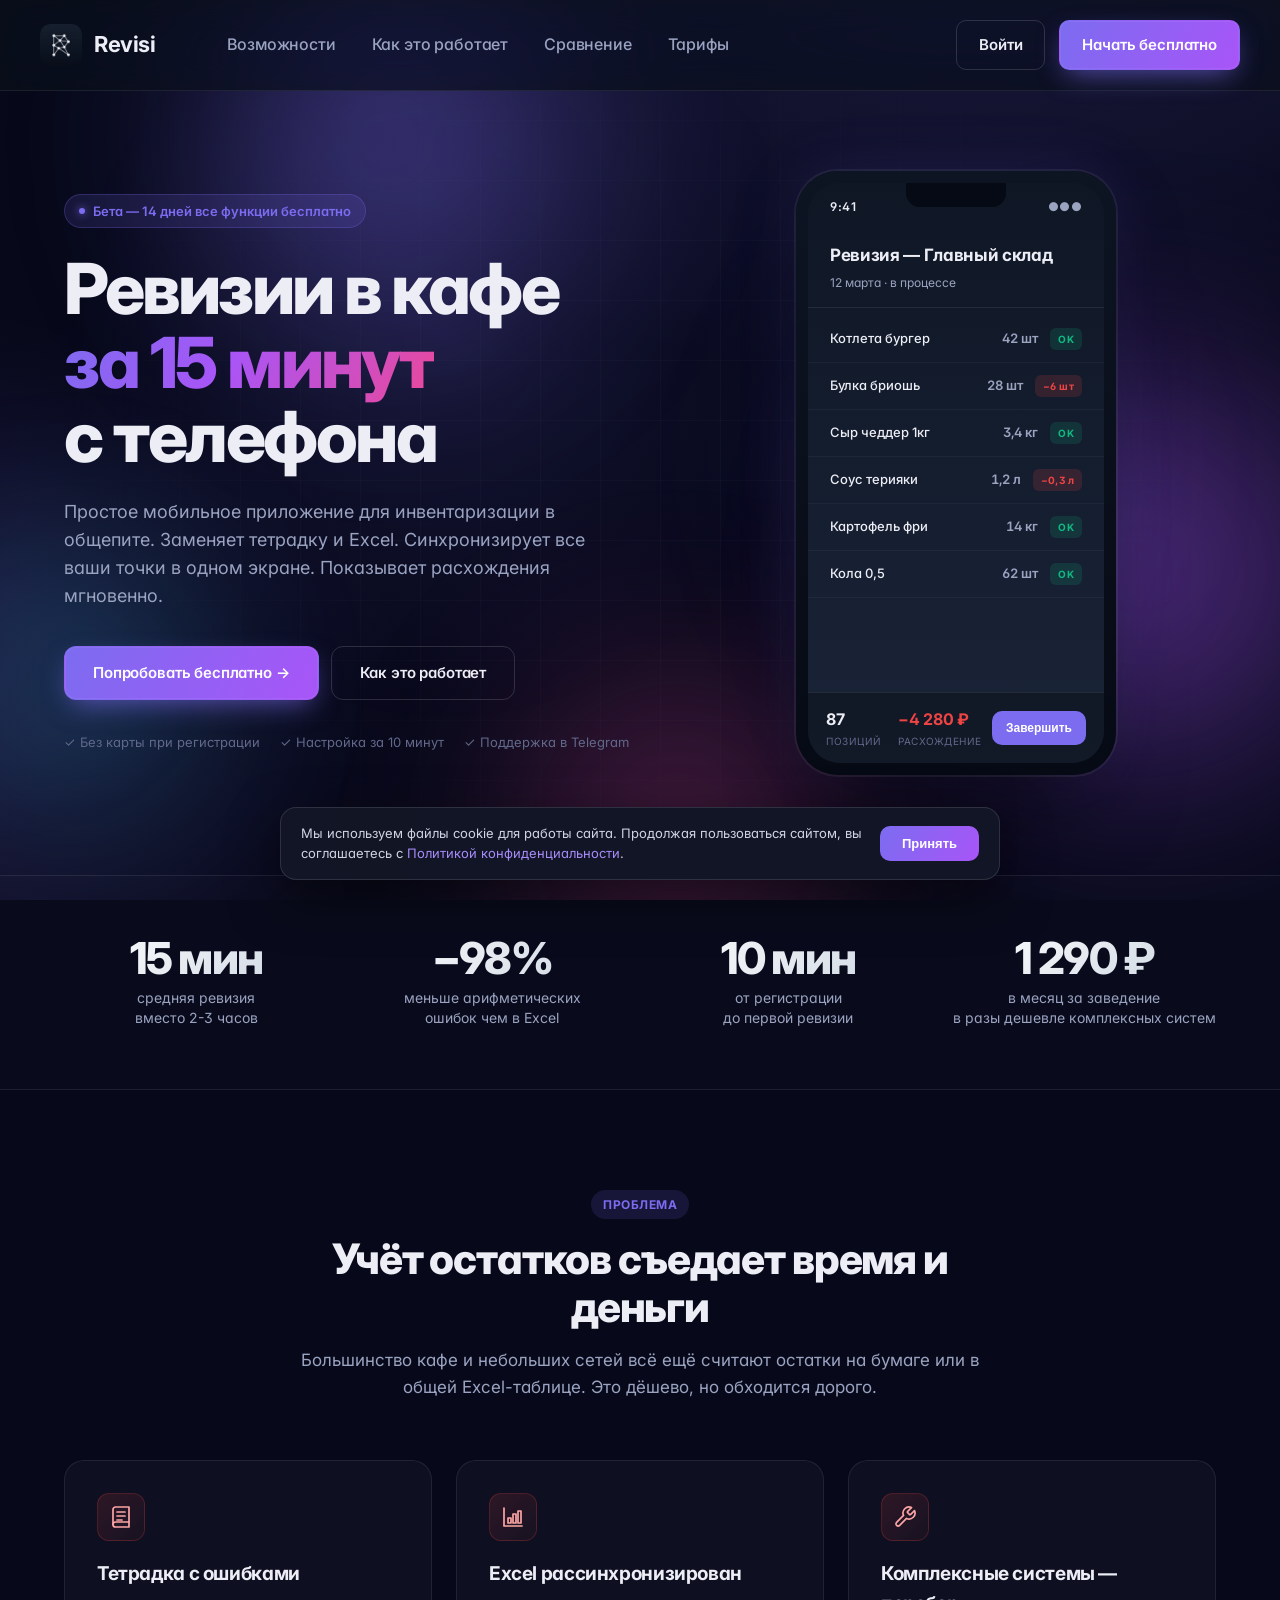
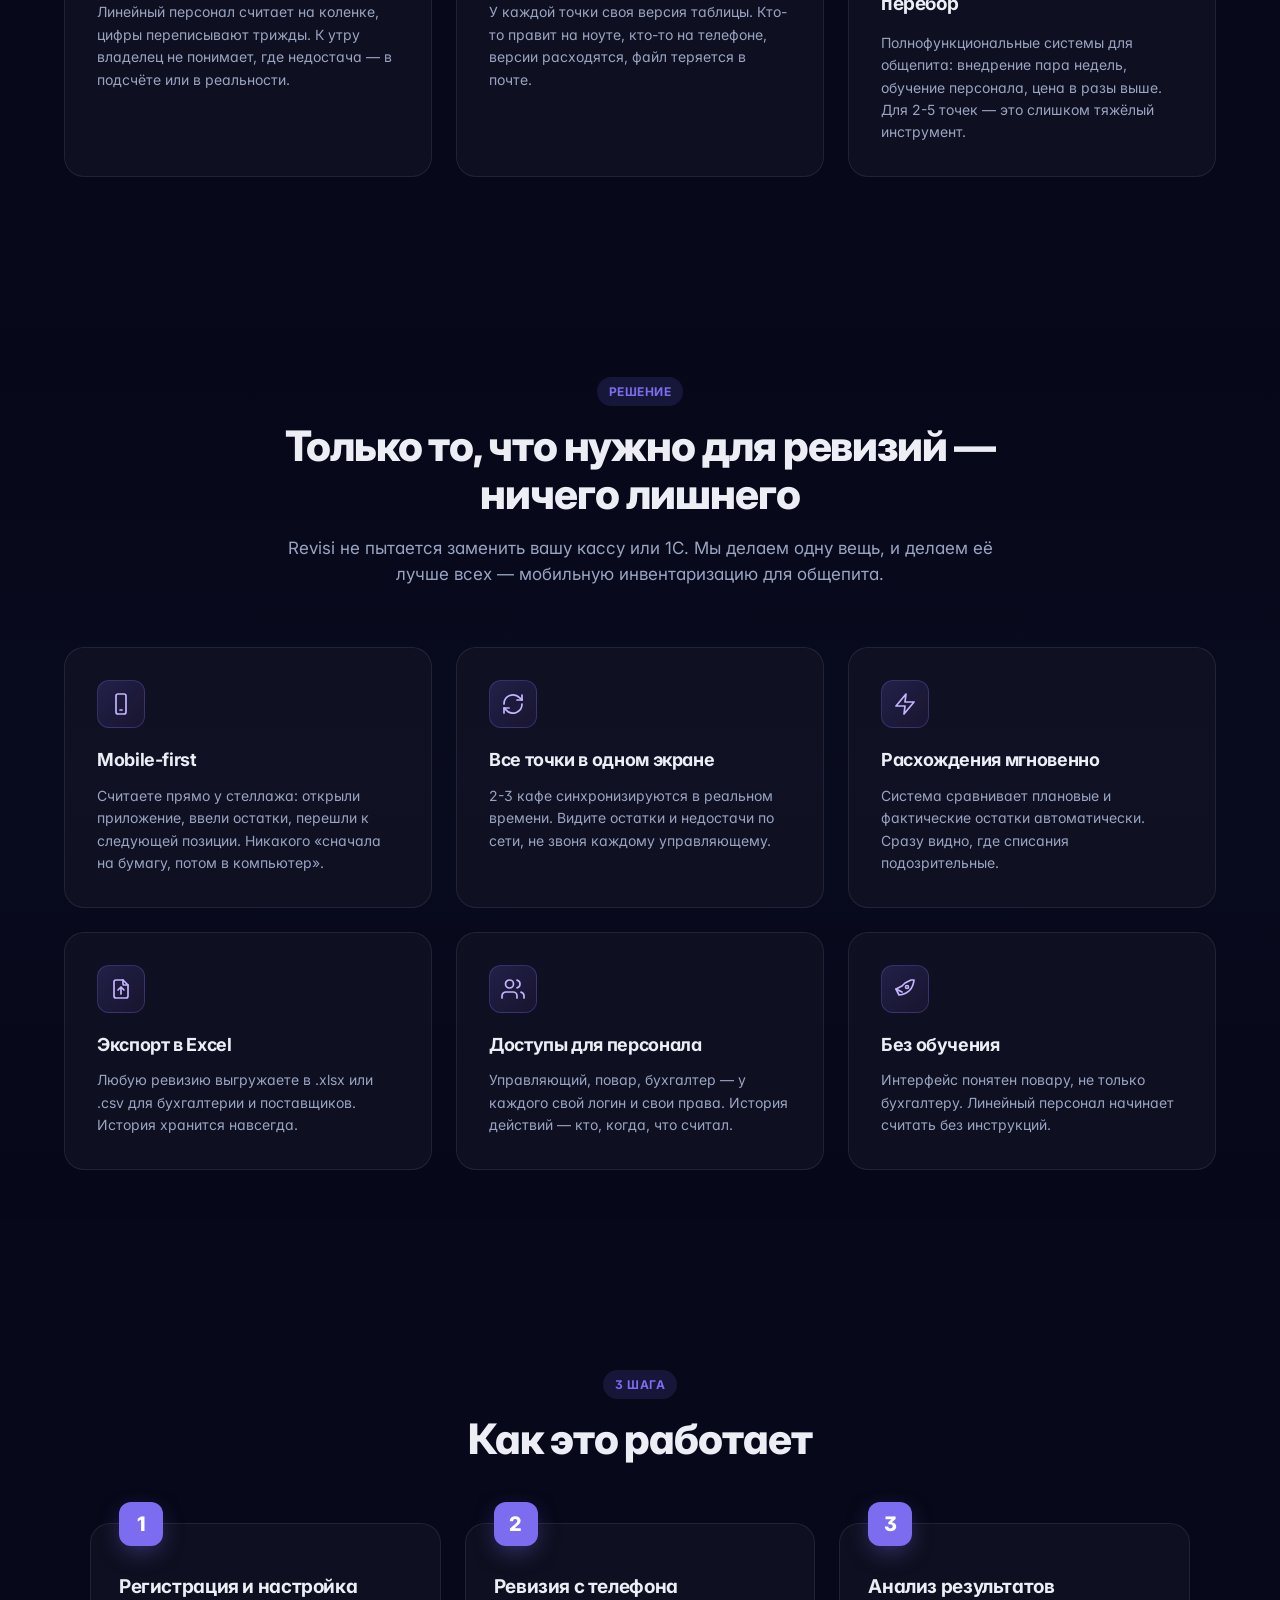
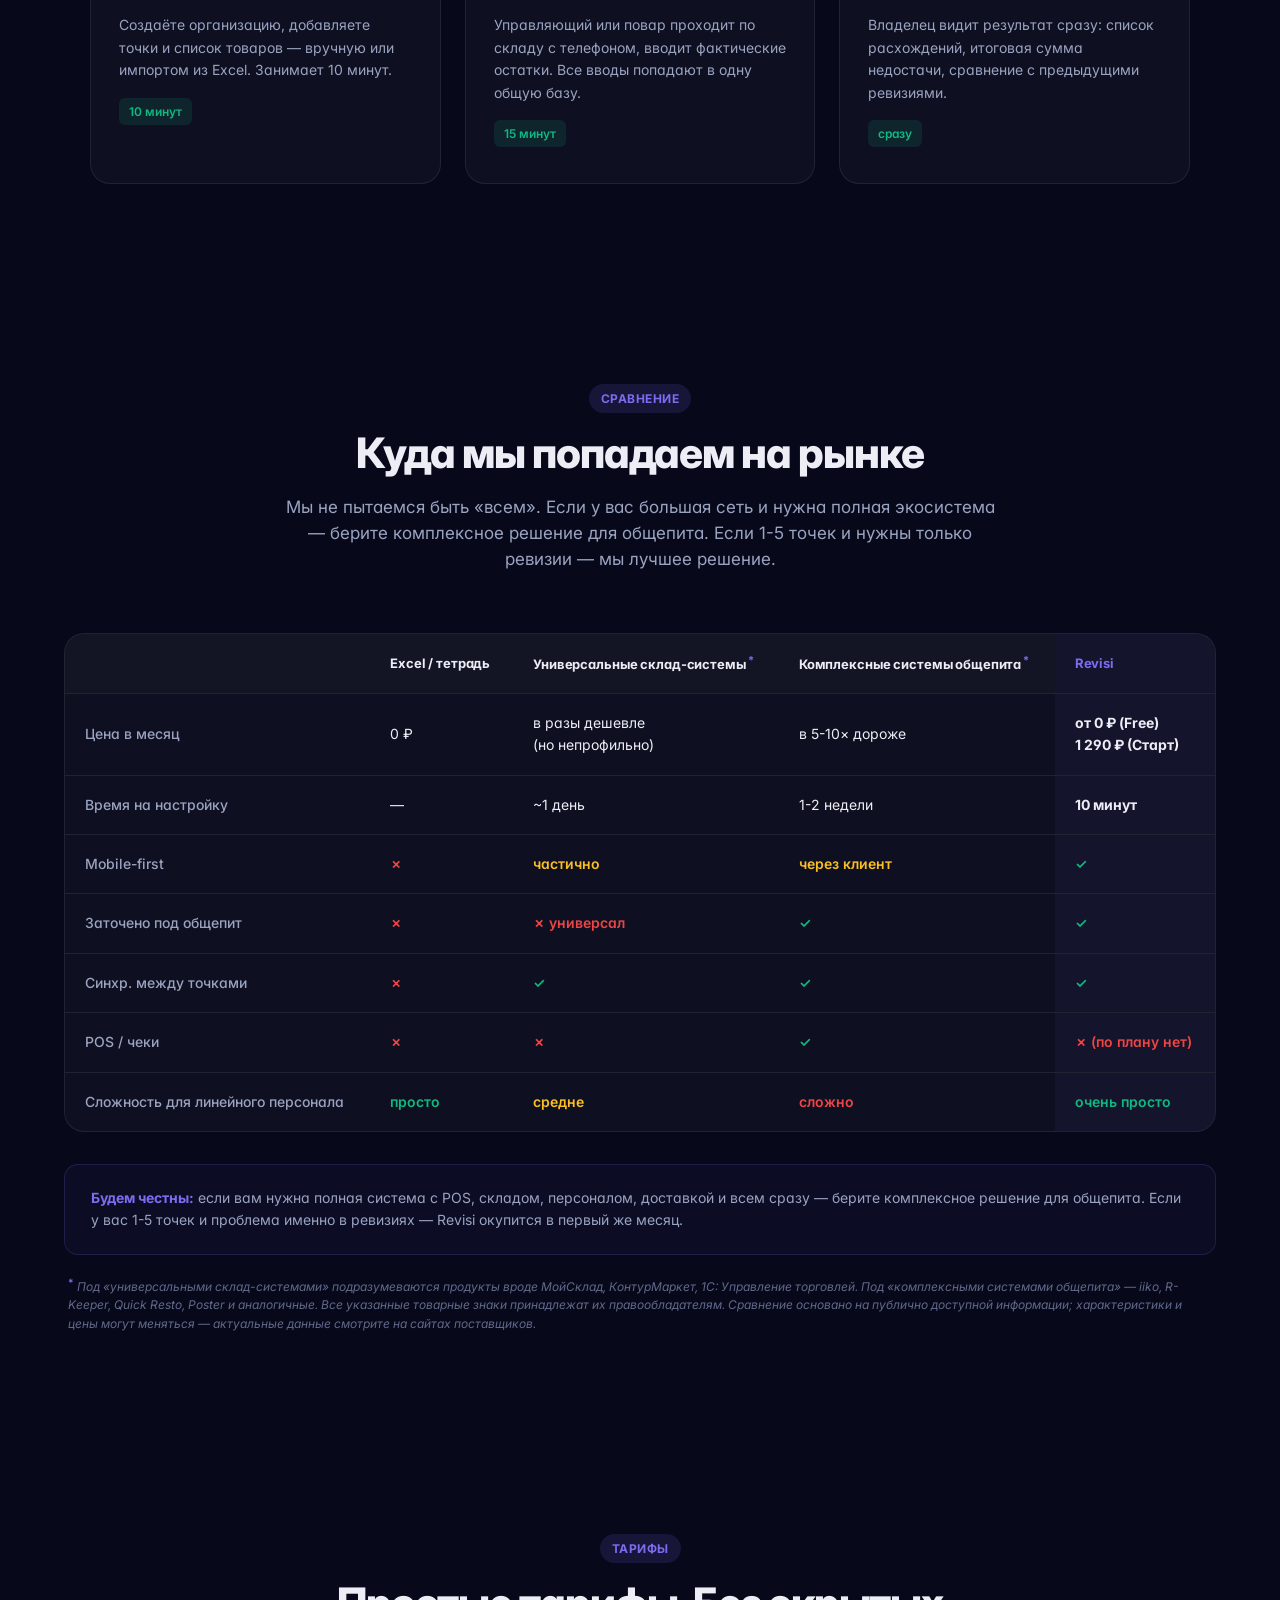
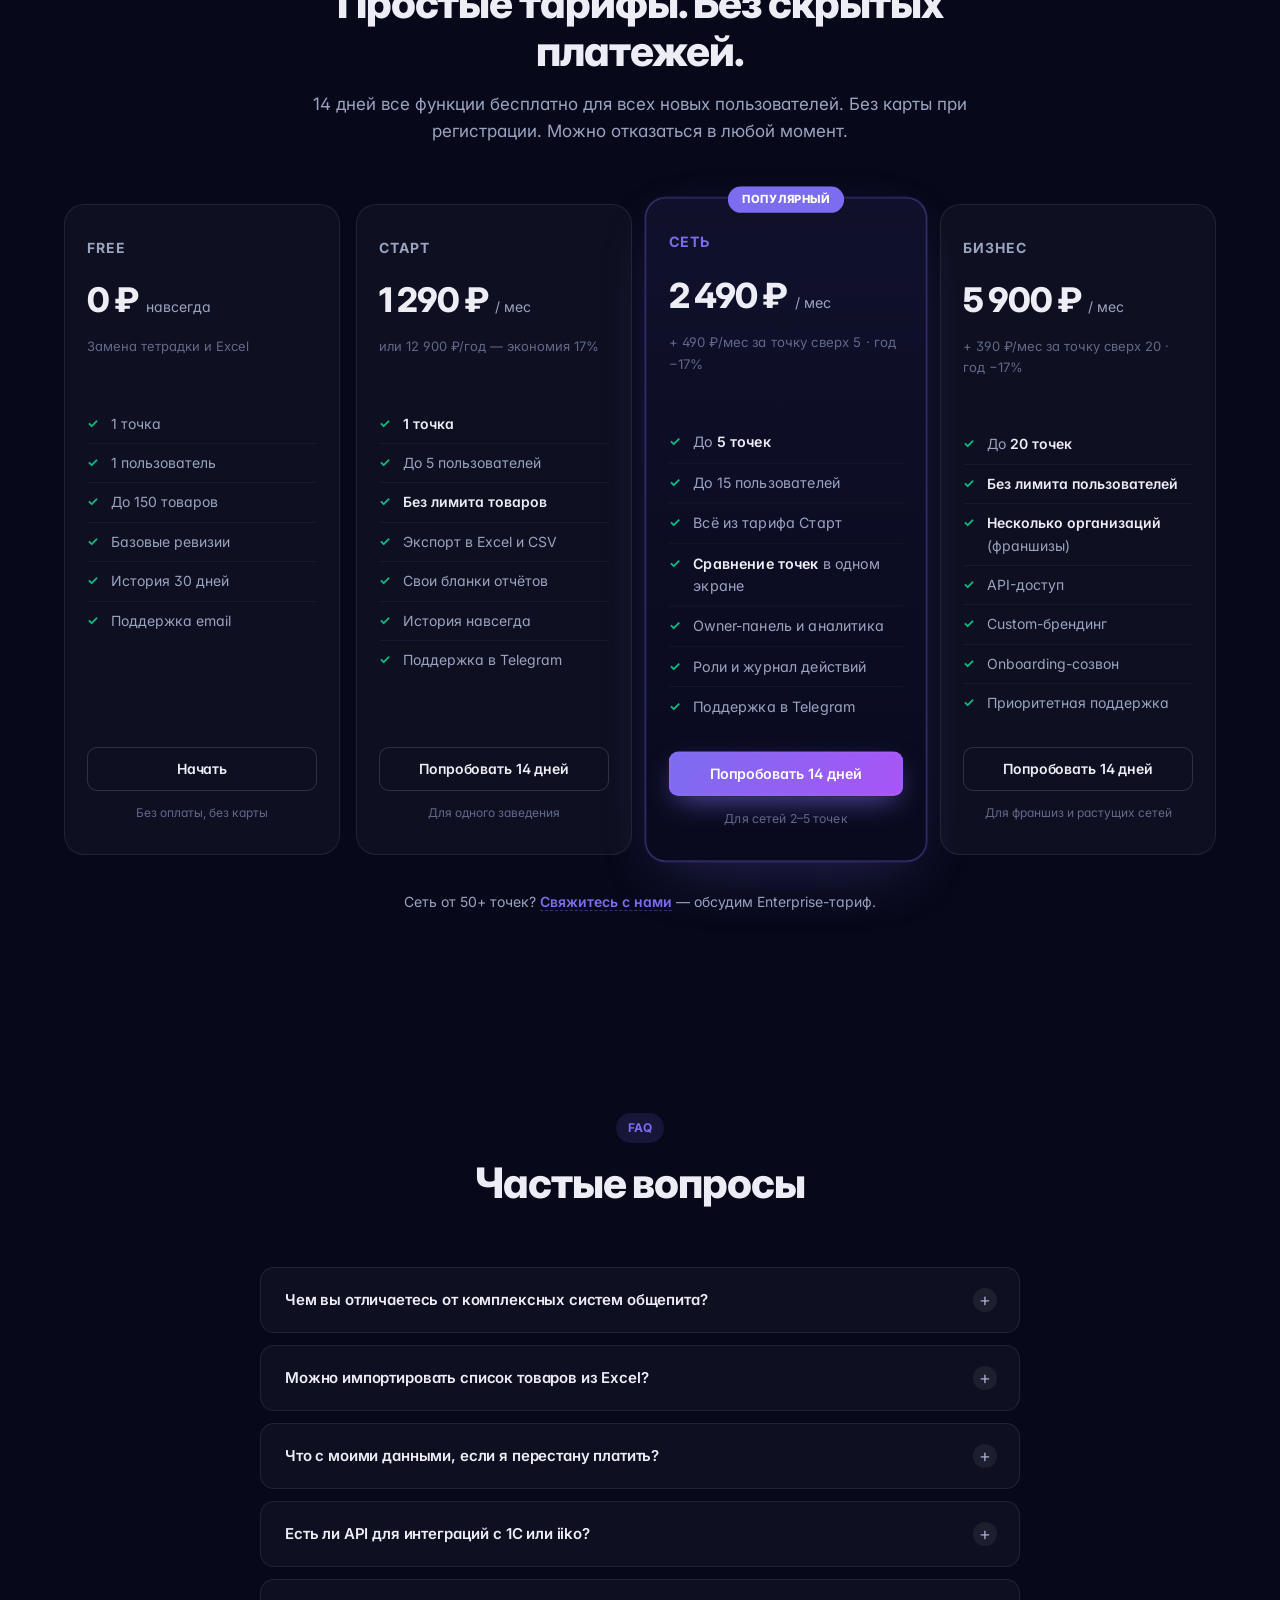
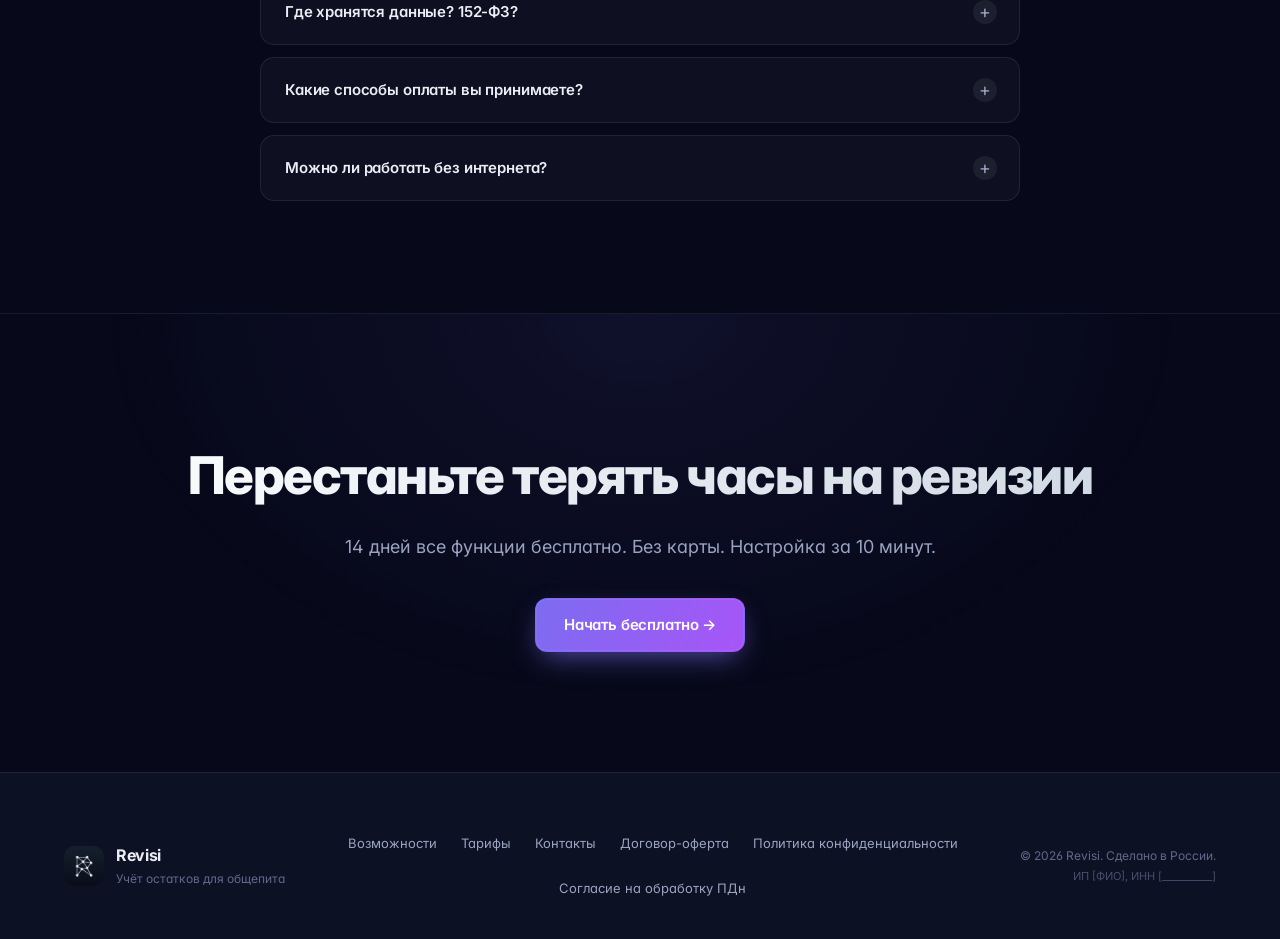
<file: static/landing/index.html>
<!DOCTYPE html>
<html lang="ru">
<head>
<meta charset="UTF-8">
<meta name="viewport" content="width=device-width, initial-scale=1.0">
<title>Revisi — Ревизии в кафе за 15 минут с телефона</title>
<meta name="description" content="Простое мобильное приложение для инвентаризации в кафе и сетях общепита. Замените тетрадку и Excel. Синхронизация между точками. Бесплатный тариф, платные от 1 290 ₽/мес.">
<link rel="icon" type="image/svg+xml" href="/static/icon.svg">
<link rel="apple-touch-icon" sizes="180x180" href="/static/icon-180.png">
<link rel="preconnect" href="https://fonts.googleapis.com">
<link rel="preconnect" href="https://fonts.gstatic.com" crossorigin>
<link href="https://fonts.googleapis.com/css2?family=Inter:wght@400;500;600;700;800&display=swap" rel="stylesheet">
<link rel="stylesheet" href="/static/landing/styles.css?v=5">
</head>
<body>

<!-- Анимированный фон: 4 плавающих блоба + тонкая сетка через ::before -->
<div class="bg-fx" aria-hidden="true">
  <span class="bg-blob b1"></span>
  <span class="bg-blob b2"></span>
  <span class="bg-blob b3"></span>
  <span class="bg-blob b4"></span>
</div>

<!-- ───── NAV ───── -->
<nav class="nav">
  <div class="container nav-inner">
    <a href="/" class="logo">
      <img src="/static/icon.svg" alt="Revisi" class="logo-img">
      <span class="logo-text">Revisi</span>
    </a>
    <div class="nav-links">
      <a href="#features">Возможности</a>
      <a href="#how">Как это работает</a>
      <a href="#compare">Сравнение</a>
      <a href="#pricing">Тарифы</a>
    </div>
    <div class="nav-actions">
      <a href="https://app.revisi.ru/login" class="btn btn-ghost">Войти</a>
      <a href="https://app.revisi.ru/register" class="btn btn-primary">Начать бесплатно</a>
    </div>
  </div>
</nav>

<!-- ───── HERO ───── -->
<header class="hero">
  <div class="container hero-inner">
    <div class="hero-text">
      <div class="hero-badge">
        <span class="dot"></span> Бета — 14 дней все функции бесплатно
      </div>
      <h1>Ревизии в кафе<br><span class="accent">за 15 минут</span><br>с телефона</h1>
      <p class="hero-sub">
        Простое мобильное приложение для инвентаризации в общепите. Заменяет тетрадку и Excel. Синхронизирует все ваши точки в одном экране. Показывает расхождения мгновенно.
      </p>
      <div class="hero-cta">
        <a href="#pricing" class="btn btn-primary btn-lg">Попробовать бесплатно →</a>
        <a href="#how" class="btn btn-ghost btn-lg">Как это работает</a>
      </div>
      <div class="hero-meta">
        <span>✓ Без карты при регистрации</span>
        <span>✓ Настройка за 10 минут</span>
        <span>✓ Поддержка в Telegram</span>
      </div>
    </div>

    <div class="hero-visual">
      <div class="phone">
        <div class="phone-notch"></div>
        <div class="phone-screen">
          <div class="app-bar">
            <div class="app-time">9:41</div>
            <div class="app-icons">●●●</div>
          </div>
          <div class="app-header">
            <div class="app-title">Ревизия — Главный склад</div>
            <div class="app-meta">12 марта · в процессе</div>
          </div>
          <div class="app-list">
            <div class="app-item">
              <div class="app-item-name">Котлета бургер</div>
              <div class="app-item-qty">42 шт</div>
              <div class="app-tag tag-ok">OK</div>
            </div>
            <div class="app-item">
              <div class="app-item-name">Булка бриошь</div>
              <div class="app-item-qty">28 шт</div>
              <div class="app-tag tag-warn">−6 шт</div>
            </div>
            <div class="app-item">
              <div class="app-item-name">Сыр чеддер 1кг</div>
              <div class="app-item-qty">3,4 кг</div>
              <div class="app-tag tag-ok">OK</div>
            </div>
            <div class="app-item">
              <div class="app-item-name">Соус терияки</div>
              <div class="app-item-qty">1,2 л</div>
              <div class="app-tag tag-warn">−0,3 л</div>
            </div>
            <div class="app-item">
              <div class="app-item-name">Картофель фри</div>
              <div class="app-item-qty">14 кг</div>
              <div class="app-tag tag-ok">OK</div>
            </div>
            <div class="app-item">
              <div class="app-item-name">Кола 0,5</div>
              <div class="app-item-qty">62 шт</div>
              <div class="app-tag tag-ok">OK</div>
            </div>
          </div>
          <div class="app-footer">
            <div class="app-footer-stat">
              <div class="stat-value">87</div><div class="stat-label">позиций</div>
            </div>
            <div class="app-footer-stat warn">
              <div class="stat-value">−4 280 ₽</div><div class="stat-label">расхождение</div>
            </div>
            <button class="app-footer-btn">Завершить</button>
          </div>
        </div>
      </div>
      <div class="phone-glow"></div>
    </div>
  </div>
</header>

<!-- ───── STATS ───── -->
<section class="stats-section">
  <div class="container stats">
    <div class="stat">
      <div class="stat-num">15 мин</div>
      <div class="stat-cap">средняя ревизия<br>вместо 2-3 часов</div>
    </div>
    <div class="stat">
      <div class="stat-num">−98%</div>
      <div class="stat-cap">меньше арифметических<br>ошибок чем в Excel</div>
    </div>
    <div class="stat">
      <div class="stat-num">10 мин</div>
      <div class="stat-cap">от регистрации<br>до первой ревизии</div>
    </div>
    <div class="stat">
      <div class="stat-num">1 290 ₽</div>
      <div class="stat-cap">в месяц за заведение<br>в разы дешевле комплексных систем</div>
    </div>
  </div>
</section>

<!-- ───── PROBLEM ───── -->
<section class="problems">
  <div class="container">
    <div class="section-head">
      <div class="section-tag">Проблема</div>
      <h2>Учёт остатков съедает время и деньги</h2>
      <p>Большинство кафе и небольших сетей всё ещё считают остатки на бумаге или в общей Excel-таблице. Это дёшево, но обходится дорого.</p>
    </div>

    <div class="problem-cards">
      <div class="problem-card">
        <div class="problem-icon" aria-hidden="true">
          <svg viewBox="0 0 24 24" fill="none" stroke="currentColor" stroke-width="1.7" stroke-linecap="round" stroke-linejoin="round"><path d="M4 4.5A2.5 2.5 0 0 1 6.5 2H20v20H6.5A2.5 2.5 0 0 1 4 19.5z"/><path d="M8 7h8M8 11h8M8 15h5"/><path d="M4 19.5A2.5 2.5 0 0 1 6.5 17H20"/></svg>
        </div>
        <h3>Тетрадка с ошибками</h3>
        <p>Линейный персонал считает на коленке, цифры переписывают трижды. К утру владелец не понимает, где недостача — в подсчёте или в реальности.</p>
      </div>
      <div class="problem-card">
        <div class="problem-icon" aria-hidden="true">
          <svg viewBox="0 0 24 24" fill="none" stroke="currentColor" stroke-width="1.7" stroke-linecap="round" stroke-linejoin="round"><path d="M3 3v18h18"/><rect x="7" y="13" width="3" height="5"/><rect x="12" y="9" width="3" height="9"/><rect x="17" y="6" width="3" height="12"/></svg>
        </div>
        <h3>Excel рассинхронизирован</h3>
        <p>У каждой точки своя версия таблицы. Кто-то правит на ноуте, кто-то на телефоне, версии расходятся, файл теряется в почте.</p>
      </div>
      <div class="problem-card">
        <div class="problem-icon" aria-hidden="true">
          <svg viewBox="0 0 24 24" fill="none" stroke="currentColor" stroke-width="1.7" stroke-linecap="round" stroke-linejoin="round"><path d="M14.7 6.3a1 1 0 0 0 0 1.4l1.6 1.6a1 1 0 0 0 1.4 0l3.77-3.77a6 6 0 0 1-7.94 7.94l-6.91 6.91a2.12 2.12 0 0 1-3-3l6.91-6.91a6 6 0 0 1 7.94-7.94l-3.76 3.76z"/></svg>
        </div>
        <h3>Комплексные системы — перебор</h3>
        <p>Полнофункциональные системы для общепита: внедрение пара недель, обучение персонала, цена в разы выше. Для 2-5 точек — это слишком тяжёлый инструмент.</p>
      </div>
    </div>
  </div>
</section>

<!-- ───── FEATURES ───── -->
<section class="features" id="features">
  <div class="container">
    <div class="section-head">
      <div class="section-tag">Решение</div>
      <h2>Только то, что нужно для ревизий — ничего лишнего</h2>
      <p>Revisi не пытается заменить вашу кассу или 1С. Мы делаем одну вещь, и делаем её лучше всех — мобильную инвентаризацию для общепита.</p>
    </div>

    <div class="feature-grid">
      <div class="feature">
        <div class="feature-icon" aria-hidden="true">
          <svg viewBox="0 0 24 24" fill="none" stroke="currentColor" stroke-width="1.7" stroke-linecap="round" stroke-linejoin="round"><rect x="7" y="2" width="10" height="20" rx="2"/><path d="M11 18h2"/></svg>
        </div>
        <h3>Mobile-first</h3>
        <p>Считаете прямо у стеллажа: открыли приложение, ввели остатки, перешли к следующей позиции. Никакого «сначала на бумагу, потом в компьютер».</p>
      </div>
      <div class="feature">
        <div class="feature-icon" aria-hidden="true">
          <svg viewBox="0 0 24 24" fill="none" stroke="currentColor" stroke-width="1.7" stroke-linecap="round" stroke-linejoin="round"><path d="M3 12a9 9 0 0 1 15.5-6.3L21 8"/><path d="M21 3v5h-5"/><path d="M21 12a9 9 0 0 1-15.5 6.3L3 16"/><path d="M3 21v-5h5"/></svg>
        </div>
        <h3>Все точки в одном экране</h3>
        <p>2-3 кафе синхронизируются в реальном времени. Видите остатки и недостачи по сети, не звоня каждому управляющему.</p>
      </div>
      <div class="feature">
        <div class="feature-icon" aria-hidden="true">
          <svg viewBox="0 0 24 24" fill="none" stroke="currentColor" stroke-width="1.7" stroke-linecap="round" stroke-linejoin="round"><path d="M13 2 3 14h9l-1 8 10-12h-9l1-8z"/></svg>
        </div>
        <h3>Расхождения мгновенно</h3>
        <p>Система сравнивает плановые и фактические остатки автоматически. Сразу видно, где списания подозрительные.</p>
      </div>
      <div class="feature">
        <div class="feature-icon" aria-hidden="true">
          <svg viewBox="0 0 24 24" fill="none" stroke="currentColor" stroke-width="1.7" stroke-linecap="round" stroke-linejoin="round"><path d="M14 3v4a1 1 0 0 0 1 1h4"/><path d="M17 21H7a2 2 0 0 1-2-2V5a2 2 0 0 1 2-2h7l5 5v11a2 2 0 0 1-2 2z"/><path d="M9 13l3-3 3 3M12 10v7"/></svg>
        </div>
        <h3>Экспорт в Excel</h3>
        <p>Любую ревизию выгружаете в .xlsx или .csv для бухгалтерии и поставщиков. История хранится навсегда.</p>
      </div>
      <div class="feature">
        <div class="feature-icon" aria-hidden="true">
          <svg viewBox="0 0 24 24" fill="none" stroke="currentColor" stroke-width="1.7" stroke-linecap="round" stroke-linejoin="round"><path d="M16 21v-2a4 4 0 0 0-4-4H5a4 4 0 0 0-4 4v2"/><circle cx="8.5" cy="7" r="4"/><path d="M23 21v-2a4 4 0 0 0-3-3.87"/><path d="M16 3.13a4 4 0 0 1 0 7.75"/></svg>
        </div>
        <h3>Доступы для персонала</h3>
        <p>Управляющий, повар, бухгалтер — у каждого свой логин и свои права. История действий — кто, когда, что считал.</p>
      </div>
      <div class="feature">
        <div class="feature-icon" aria-hidden="true">
          <svg viewBox="0 0 24 24" fill="none" stroke="currentColor" stroke-width="1.7" stroke-linecap="round" stroke-linejoin="round"><path d="M21 3c-1 9-6 14-15 15l-3-6 6-3 3-3 6-3z"/><path d="M9 15l-6-3"/><circle cx="14" cy="10" r="1.5"/></svg>
        </div>
        <h3>Без обучения</h3>
        <p>Интерфейс понятен повару, не только бухгалтеру. Линейный персонал начинает считать без инструкций.</p>
      </div>
    </div>
  </div>
</section>

<!-- ───── HOW ───── -->
<section class="how" id="how">
  <div class="container">
    <div class="section-head">
      <div class="section-tag">3 шага</div>
      <h2>Как это работает</h2>
    </div>

    <div class="how-steps">
      <div class="how-step">
        <div class="step-num">1</div>
        <h3>Регистрация и настройка</h3>
        <p>Создаёте организацию, добавляете точки и список товаров — вручную или импортом из Excel. Занимает 10 минут.</p>
        <div class="step-time">10 минут</div>
      </div>
      <div class="how-step">
        <div class="step-num">2</div>
        <h3>Ревизия с телефона</h3>
        <p>Управляющий или повар проходит по складу с телефоном, вводит фактические остатки. Все вводы попадают в одну общую базу.</p>
        <div class="step-time">15 минут</div>
      </div>
      <div class="how-step">
        <div class="step-num">3</div>
        <h3>Анализ результатов</h3>
        <p>Владелец видит результат сразу: список расхождений, итоговая сумма недостачи, сравнение с предыдущими ревизиями.</p>
        <div class="step-time">сразу</div>
      </div>
    </div>
  </div>
</section>

<!-- ───── COMPARE ───── -->
<section class="compare" id="compare">
  <div class="container">
    <div class="section-head">
      <div class="section-tag">Сравнение</div>
      <h2>Куда мы попадаем на рынке</h2>
      <p>Мы не пытаемся быть «всем». Если у вас большая сеть и нужна полная экосистема — берите комплексное решение для общепита. Если 1-5 точек и нужны только ревизии — мы лучшее решение.</p>
    </div>

    <div class="compare-table-wrap">
      <table class="compare-table">
        <thead>
          <tr>
            <th></th>
            <th>Excel / тетрадь</th>
            <th>Универсальные склад-системы<sup>*</sup></th>
            <th>Комплексные системы общепита<sup>*</sup></th>
            <th class="us">Revisi</th>
          </tr>
        </thead>
        <tbody>
          <tr><td>Цена в месяц</td><td>0 ₽</td><td>в разы дешевле<br>(но непрофильно)</td><td>в 5-10× дороже</td><td class="us"><strong>от 0 ₽ (Free)<br>1 290 ₽ (Старт)</strong></td></tr>
          <tr><td>Время на настройку</td><td>—</td><td>~1 день</td><td>1-2 недели</td><td class="us"><strong>10 минут</strong></td></tr>
          <tr><td>Mobile-first</td><td><span class="x">✗</span></td><td><span class="mid">частично</span></td><td><span class="mid">через клиент</span></td><td class="us"><strong><span class="ok">✓</span></strong></td></tr>
          <tr><td>Заточено под общепит</td><td><span class="x">✗</span></td><td><span class="x">✗ универсал</span></td><td><span class="ok">✓</span></td><td class="us"><strong><span class="ok">✓</span></strong></td></tr>
          <tr><td>Синхр. между точками</td><td><span class="x">✗</span></td><td><span class="ok">✓</span></td><td><span class="ok">✓</span></td><td class="us"><strong><span class="ok">✓</span></strong></td></tr>
          <tr><td>POS / чеки</td><td><span class="x">✗</span></td><td><span class="x">✗</span></td><td><span class="ok">✓</span></td><td class="us"><span class="x">✗ (по плану нет)</span></td></tr>
          <tr><td>Сложность для линейного персонала</td><td><span class="ok">просто</span></td><td><span class="mid">средне</span></td><td><span class="x">сложно</span></td><td class="us"><strong><span class="ok">очень просто</span></strong></td></tr>
        </tbody>
      </table>
    </div>

    <div class="honesty">
      <strong>Будем честны:</strong> если вам нужна полная система с POS, складом, персоналом, доставкой и всем сразу — берите комплексное решение для общепита. Если у вас 1-5 точек и проблема именно в ревизиях — Revisi окупится в первый же месяц.
    </div>

    <p class="disclaimer">
      <sup>*</sup> Под «универсальными склад-системами» подразумеваются продукты вроде МойСклад, КонтурМаркет, 1С: Управление торговлей. Под «комплексными системами общепита» — iiko, R-Keeper, Quick Resto, Poster и аналогичные. Все указанные товарные знаки принадлежат их правообладателям. Сравнение основано на публично доступной информации; характеристики и цены могут меняться — актуальные данные смотрите на сайтах поставщиков.
    </p>
  </div>
</section>

<!-- ───── PRICING ───── -->
<section class="pricing" id="pricing">
  <div class="container">
    <div class="section-head">
      <div class="section-tag">Тарифы</div>
      <h2>Простые тарифы. Без скрытых платежей.</h2>
      <p>14 дней все функции бесплатно для всех новых пользователей. Без карты при регистрации. Можно отказаться в любой момент.</p>
    </div>

    <div class="pricing-grid">
      <div class="plan">
        <div class="plan-name">Free</div>
        <div class="plan-price"><span class="price">0 ₽</span> навсегда</div>
        <div class="plan-yearly">Замена тетрадки и Excel</div>
        <ul class="plan-features">
          <li>1 точка</li>
          <li>1 пользователь</li>
          <li>До 150 товаров</li>
          <li>Базовые ревизии</li>
          <li>История 30 дней</li>
          <li>Поддержка email</li>
        </ul>
        <a href="https://app.revisi.ru/register" class="btn btn-ghost btn-block">Начать</a>
        <div class="plan-meta">Без оплаты, без карты</div>
      </div>

      <div class="plan">
        <div class="plan-name">Старт</div>
        <div class="plan-price"><span class="price">1 290 ₽</span> / мес</div>
        <div class="plan-yearly">или 12 900 ₽/год — экономия 17%</div>
        <ul class="plan-features">
          <li><strong>1 точка</strong></li>
          <li>До 5 пользователей</li>
          <li><strong>Без лимита товаров</strong></li>
          <li>Экспорт в Excel и CSV</li>
          <li>Свои бланки отчётов</li>
          <li>История навсегда</li>
          <li>Поддержка в Telegram</li>
        </ul>
        <a href="https://app.revisi.ru/register" class="btn btn-ghost btn-block">Попробовать 14 дней</a>
        <div class="plan-meta">Для одного заведения</div>
      </div>

      <div class="plan plan-featured">
        <div class="plan-badge">Популярный</div>
        <div class="plan-name">Сеть</div>
        <div class="plan-price"><span class="price">2 490 ₽</span> / мес</div>
        <div class="plan-yearly">+ 490 ₽/мес за точку сверх 5 · год −17%</div>
        <ul class="plan-features">
          <li>До <strong>5 точек</strong></li>
          <li>До 15 пользователей</li>
          <li>Всё из тарифа Старт</li>
          <li><strong>Сравнение точек</strong> в одном экране</li>
          <li>Owner-панель и аналитика</li>
          <li>Роли и журнал действий</li>
          <li>Поддержка в Telegram</li>
        </ul>
        <a href="https://app.revisi.ru/register" class="btn btn-primary btn-block">Попробовать 14 дней</a>
        <div class="plan-meta">Для сетей 2–5 точек</div>
      </div>

      <div class="plan">
        <div class="plan-name">Бизнес</div>
        <div class="plan-price"><span class="price">5 900 ₽</span> / мес</div>
        <div class="plan-yearly">+ 390 ₽/мес за точку сверх 20 · год −17%</div>
        <ul class="plan-features">
          <li>До <strong>20 точек</strong></li>
          <li><strong>Без лимита пользователей</strong></li>
          <li><strong>Несколько организаций</strong> (франшизы)</li>
          <li>API-доступ</li>
          <li>Custom-брендинг</li>
          <li>Onboarding-созвон</li>
          <li>Приоритетная поддержка</li>
        </ul>
        <a href="https://app.revisi.ru/register" class="btn btn-ghost btn-block">Попробовать 14 дней</a>
        <div class="plan-meta">Для франшиз и растущих сетей</div>
      </div>
    </div>

    <div class="pricing-extra">
      Сеть от 50+ точек? <a href="mailto:info@revisi.ru">Свяжитесь с нами</a> — обсудим Enterprise-тариф.
    </div>
  </div>
</section>

<!-- ───── FAQ ───── -->
<section class="faq">
  <div class="container">
    <div class="section-head">
      <div class="section-tag">FAQ</div>
      <h2>Частые вопросы</h2>
    </div>

    <div class="faq-list">
      <details class="faq-item">
        <summary>Чем вы отличаетесь от комплексных систем общепита?</summary>
        <div class="faq-body">Системы вроде iiko или R-Keeper — это POS + склад + аналитика + персонал в одном продукте. Мы делаем только инвентаризацию, но мобильнее и в разы дешевле. Если вам нужна полная экосистема — берите комплексное решение, если нужна именно мобильная ревизия — Revisi.</div>
      </details>
      <details class="faq-item">
        <summary>Можно импортировать список товаров из Excel?</summary>
        <div class="faq-body">Да. На этапе настройки вы загружаете .xlsx-файл со списком позиций — система сама распознает названия и единицы измерения.</div>
      </details>
      <details class="faq-item">
        <summary>Что с моими данными, если я перестану платить?</summary>
        <div class="faq-body">Аккаунт не удаляется — он просто переходит на тариф Free. Вы продолжаете видеть всю историю ревизий. Если вернётесь на платный тариф — все данные на месте.</div>
      </details>
      <details class="faq-item">
        <summary>Есть ли API для интеграций с 1С или iiko?</summary>
        <div class="faq-body">API доступно на тарифе Бизнес. На остальных платных тарифах идёт экспорт в Excel/CSV — этого достаточно для большинства интеграций с бухгалтерией.</div>
      </details>
      <details class="faq-item">
        <summary>Где хранятся данные? 152-ФЗ?</summary>
        <div class="faq-body">Данные хранятся на серверах в РФ (Timeweb Cloud). Соответствие 152-ФЗ обеспечивается за счёт локализации. Договор-оферта прописывает обработку данных.</div>
      </details>
      <details class="faq-item">
        <summary>Какие способы оплаты вы принимаете?</summary>
        <div class="faq-body">Оплата картой через ЮKassa (Visa, MasterCard, МИР) или на расчётный счёт ИП по выставленному счёту. Чеки формируются автоматически по 54-ФЗ.</div>
      </details>
      <details class="faq-item">
        <summary>Можно ли работать без интернета?</summary>
        <div class="faq-body">Приложение — это PWA, кэширует интерфейс. Считать остатки можно офлайн, но синхронизация с другими точками произойдёт только когда появится сеть.</div>
      </details>
    </div>
  </div>
</section>

<!-- ───── CTA ───── -->
<section class="final-cta">
  <div class="container">
    <h2>Перестаньте терять часы на ревизии</h2>
    <p>14 дней все функции бесплатно. Без карты. Настройка за 10 минут.</p>
    <a href="https://app.revisi.ru/register" class="btn btn-primary btn-lg">Начать бесплатно →</a>
  </div>
</section>

<!-- ───── FOOTER ───── -->
<footer class="footer">
  <div class="container footer-inner">
    <div class="footer-brand">
      <img src="/static/icon.svg" alt="Revisi" class="footer-icon">
      <div>
        <div class="footer-name">Revisi</div>
        <div class="footer-tag">Учёт остатков для общепита</div>
      </div>
    </div>
    <div class="footer-links">
      <a href="#features">Возможности</a>
      <a href="#pricing">Тарифы</a>
      <a href="mailto:info@revisi.ru">Контакты</a>
      <a href="/terms">Договор-оферта</a>
      <a href="/privacy">Политика конфиденциальности</a>
      <a href="/consent">Согласие на обработку ПДн</a>
    </div>
    <div class="footer-meta">
      © 2026 Revisi. Сделано в России.<br>
      <span style="font-size:11px;opacity:0.7;">ИП [ФИО], ИНН [__________]</span>
    </div>
  </div>
</footer>

<!-- Cookie-уведомление -->
<div id="cookie-banner" style="display:none;position:fixed;left:50%;bottom:20px;transform:translateX(-50%);
     width:min(720px,calc(100vw - 32px));background:rgba(18,22,38,0.97);backdrop-filter:blur(14px);
     border:1px solid rgba(255,255,255,0.12);border-radius:16px;padding:16px 20px;z-index:9999;
     box-shadow:0 18px 50px rgba(0,0,0,0.5);display:flex;flex-wrap:wrap;align-items:center;gap:14px;
     font-size:13px;color:#cfd4e3;line-height:1.5;">
  <span style="flex:1;min-width:220px;">Мы используем файлы cookie для работы сайта. Продолжая пользоваться сайтом, вы соглашаетесь с
    <a href="/privacy" style="color:#a78bfa;">Политикой конфиденциальности</a>.</span>
  <button onclick="acceptCookies()" style="background:linear-gradient(120deg,#7c6cf0,#a855f7);color:#fff;
    border:none;padding:10px 22px;border-radius:10px;font-weight:600;cursor:pointer;font-size:13px;">Принять</button>
</div>
<script>
  function acceptCookies(){ try{localStorage.setItem('cookie_ok','1');}catch(e){} document.getElementById('cookie-banner').style.display='none'; }
  (function(){ try{ if(!localStorage.getItem('cookie_ok')){ document.getElementById('cookie-banner').style.display='flex'; } }catch(e){ document.getElementById('cookie-banner').style.display='flex'; } })();
</script>

</body>
</html>
</file>
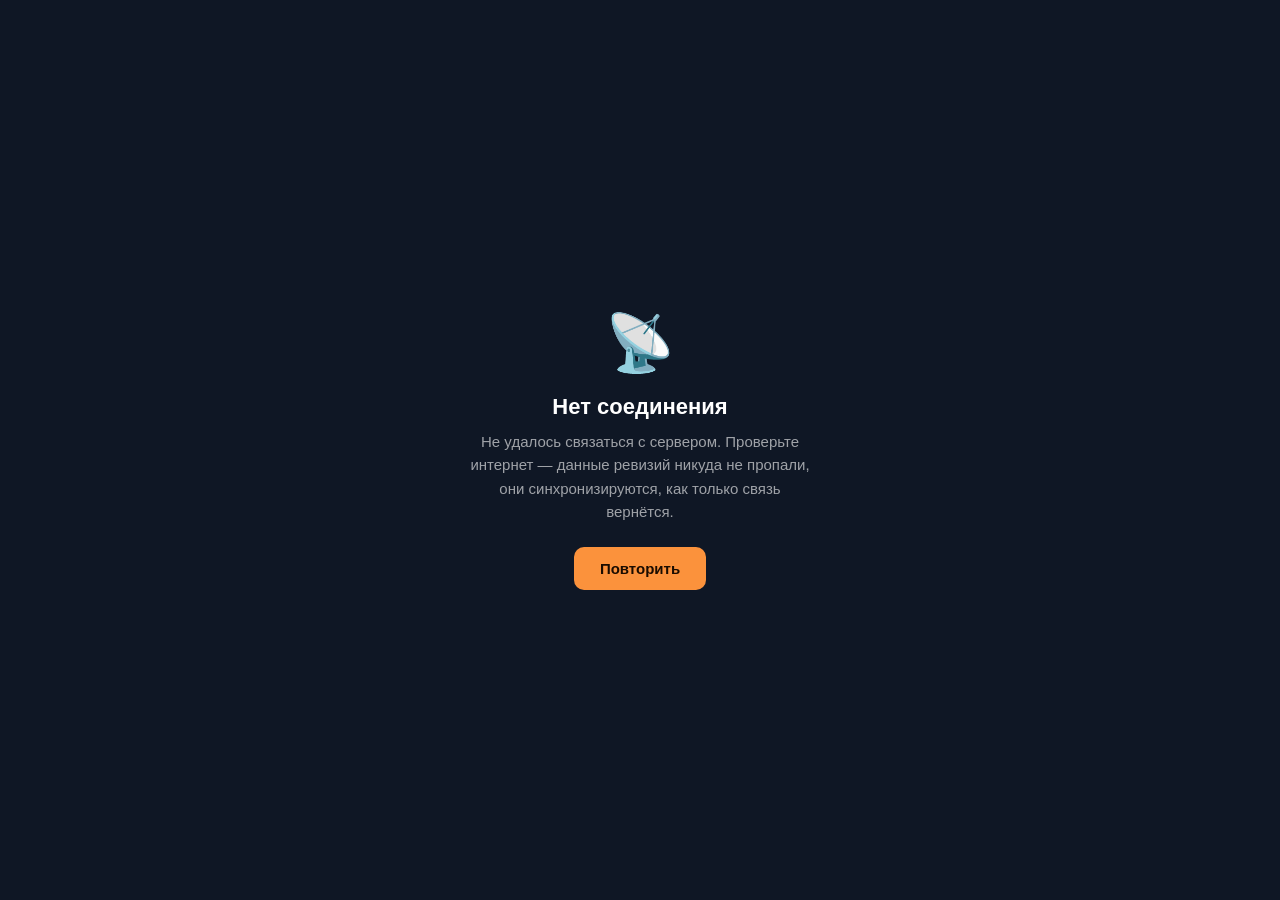
<file: static/offline.html>
<!DOCTYPE html>
<html lang="ru">
<head>
<meta charset="UTF-8">
<meta name="viewport" content="width=device-width, initial-scale=1.0, maximum-scale=1.0, user-scalable=no">
<title>Нет соединения — Revisi</title>
<style>
  * { box-sizing: border-box; margin: 0; padding: 0; }
  body {
    font-family: -apple-system, BlinkMacSystemFont, 'Segoe UI', Roboto, sans-serif;
    background: #0f1725; color: #fff; min-height: 100vh;
    display: flex; align-items: center; justify-content: center; padding: 24px;
    text-align: center;
  }
  .box { max-width: 340px; }
  .emoji { font-size: 56px; margin-bottom: 18px; }
  h1 { font-size: 22px; font-weight: 700; margin-bottom: 10px; }
  p { font-size: 15px; line-height: 1.55; color: rgba(255,255,255,0.6); margin-bottom: 24px; }
  button {
    background: #fb923c; color: #1a0c00; border: none; border-radius: 10px;
    padding: 13px 26px; font-size: 15px; font-weight: 600; cursor: pointer;
    font-family: inherit;
  }
  button:active { transform: scale(0.98); }
</style>
</head>
<body>
  <div class="box">
    <div class="emoji">📡</div>
    <h1>Нет соединения</h1>
    <p>Не удалось связаться с сервером. Проверьте интернет — данные ревизий никуда не пропали, они синхронизируются, как только связь вернётся.</p>
    <button onclick="location.reload()">Повторить</button>
  </div>
</body>
</html>
</file>
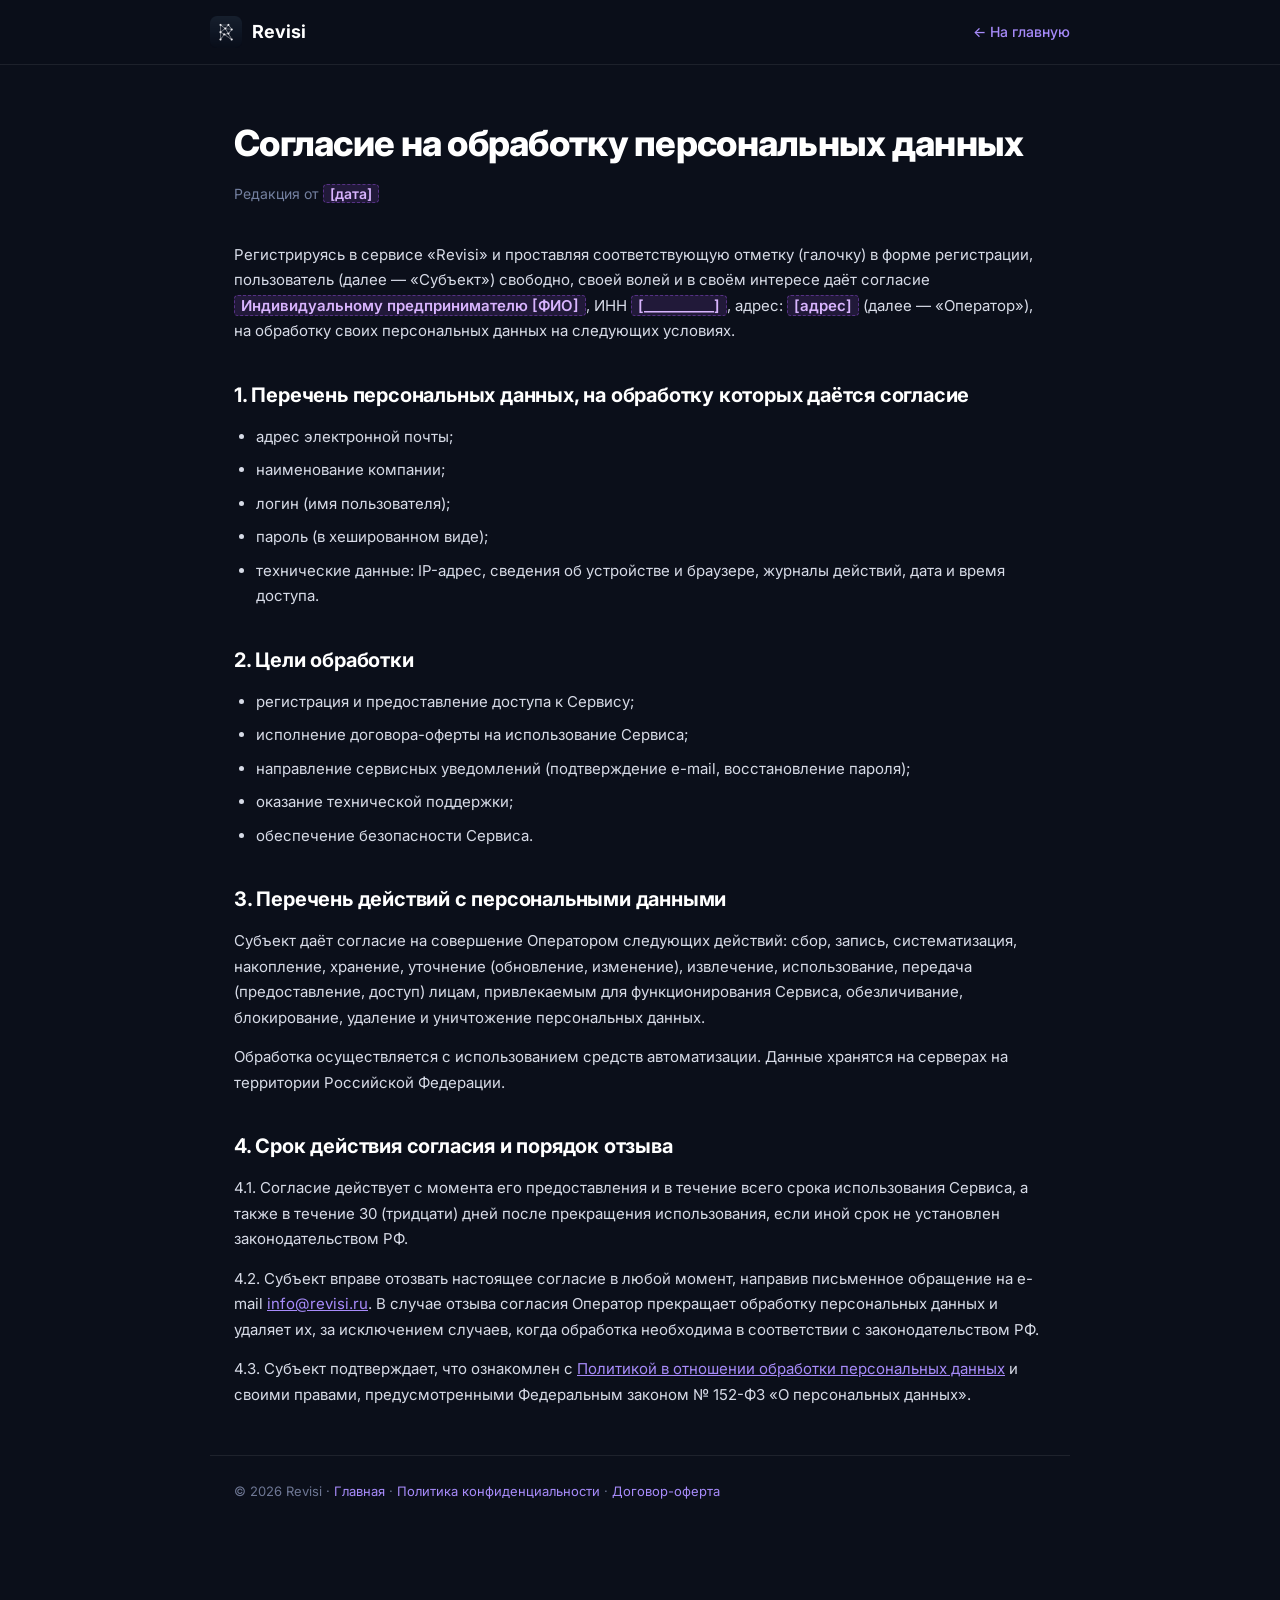
<file: static/landing/consent.html>
<!DOCTYPE html>
<html lang="ru">
<head>
<meta charset="UTF-8">
<meta name="viewport" content="width=device-width, initial-scale=1.0">
<title>Согласие на обработку персональных данных — Revisi</title>
<meta name="robots" content="index, follow">
<link rel="icon" type="image/svg+xml" href="/static/icon.svg">
<link rel="preconnect" href="https://fonts.googleapis.com">
<link href="https://fonts.googleapis.com/css2?family=Inter:wght@400;500;600;700;800&display=swap" rel="stylesheet">
<link rel="stylesheet" href="/static/landing/legal.css?v=1">
</head>
<body>
<nav class="legal-nav">
  <div class="inner">
    <a class="brand" href="/"><img src="/static/icon.svg" alt="Revisi">Revisi</a>
    <a class="back" href="/">← На главную</a>
  </div>
</nav>

<div class="legal-wrap">
  <h1>Согласие на обработку персональных данных</h1>
  <div class="meta">Редакция от <span class="ph">[дата]</span></div>

  <p>Регистрируясь в сервисе «Revisi» и проставляя соответствующую отметку (галочку) в форме регистрации, пользователь (далее — «Субъект») свободно, своей волей и в своём интересе даёт согласие <span class="ph">Индивидуальному предпринимателю [ФИО]</span>, ИНН <span class="ph">[__________]</span>, адрес: <span class="ph">[адрес]</span> (далее — «Оператор»), на обработку своих персональных данных на следующих условиях.</p>

  <h2>1. Перечень персональных данных, на обработку которых даётся согласие</h2>
  <ul>
    <li>адрес электронной почты;</li>
    <li>наименование компании;</li>
    <li>логин (имя пользователя);</li>
    <li>пароль (в хешированном виде);</li>
    <li>технические данные: IP-адрес, сведения об устройстве и браузере, журналы действий, дата и время доступа.</li>
  </ul>

  <h2>2. Цели обработки</h2>
  <ul>
    <li>регистрация и предоставление доступа к Сервису;</li>
    <li>исполнение договора-оферты на использование Сервиса;</li>
    <li>направление сервисных уведомлений (подтверждение e-mail, восстановление пароля);</li>
    <li>оказание технической поддержки;</li>
    <li>обеспечение безопасности Сервиса.</li>
  </ul>

  <h2>3. Перечень действий с персональными данными</h2>
  <p>Субъект даёт согласие на совершение Оператором следующих действий: сбор, запись, систематизация, накопление, хранение, уточнение (обновление, изменение), извлечение, использование, передача (предоставление, доступ) лицам, привлекаемым для функционирования Сервиса, обезличивание, блокирование, удаление и уничтожение персональных данных.</p>
  <p>Обработка осуществляется с использованием средств автоматизации. Данные хранятся на серверах на территории Российской Федерации.</p>

  <h2>4. Срок действия согласия и порядок отзыва</h2>
  <p>4.1. Согласие действует с момента его предоставления и в течение всего срока использования Сервиса, а также в течение 30 (тридцати) дней после прекращения использования, если иной срок не установлен законодательством РФ.</p>
  <p>4.2. Субъект вправе отозвать настоящее согласие в любой момент, направив письменное обращение на e-mail <a href="mailto:info@revisi.ru">info@revisi.ru</a>. В случае отзыва согласия Оператор прекращает обработку персональных данных и удаляет их, за исключением случаев, когда обработка необходима в соответствии с законодательством РФ.</p>
  <p>4.3. Субъект подтверждает, что ознакомлен с <a href="/privacy">Политикой в отношении обработки персональных данных</a> и своими правами, предусмотренными Федеральным законом № 152-ФЗ «О персональных данных».</p>
</div>

<div class="legal-foot">
  © 2026 Revisi · <a href="/">Главная</a> · <a href="/privacy">Политика конфиденциальности</a> · <a href="/terms">Договор-оферта</a>
</div>
</body>
</html>
</file>
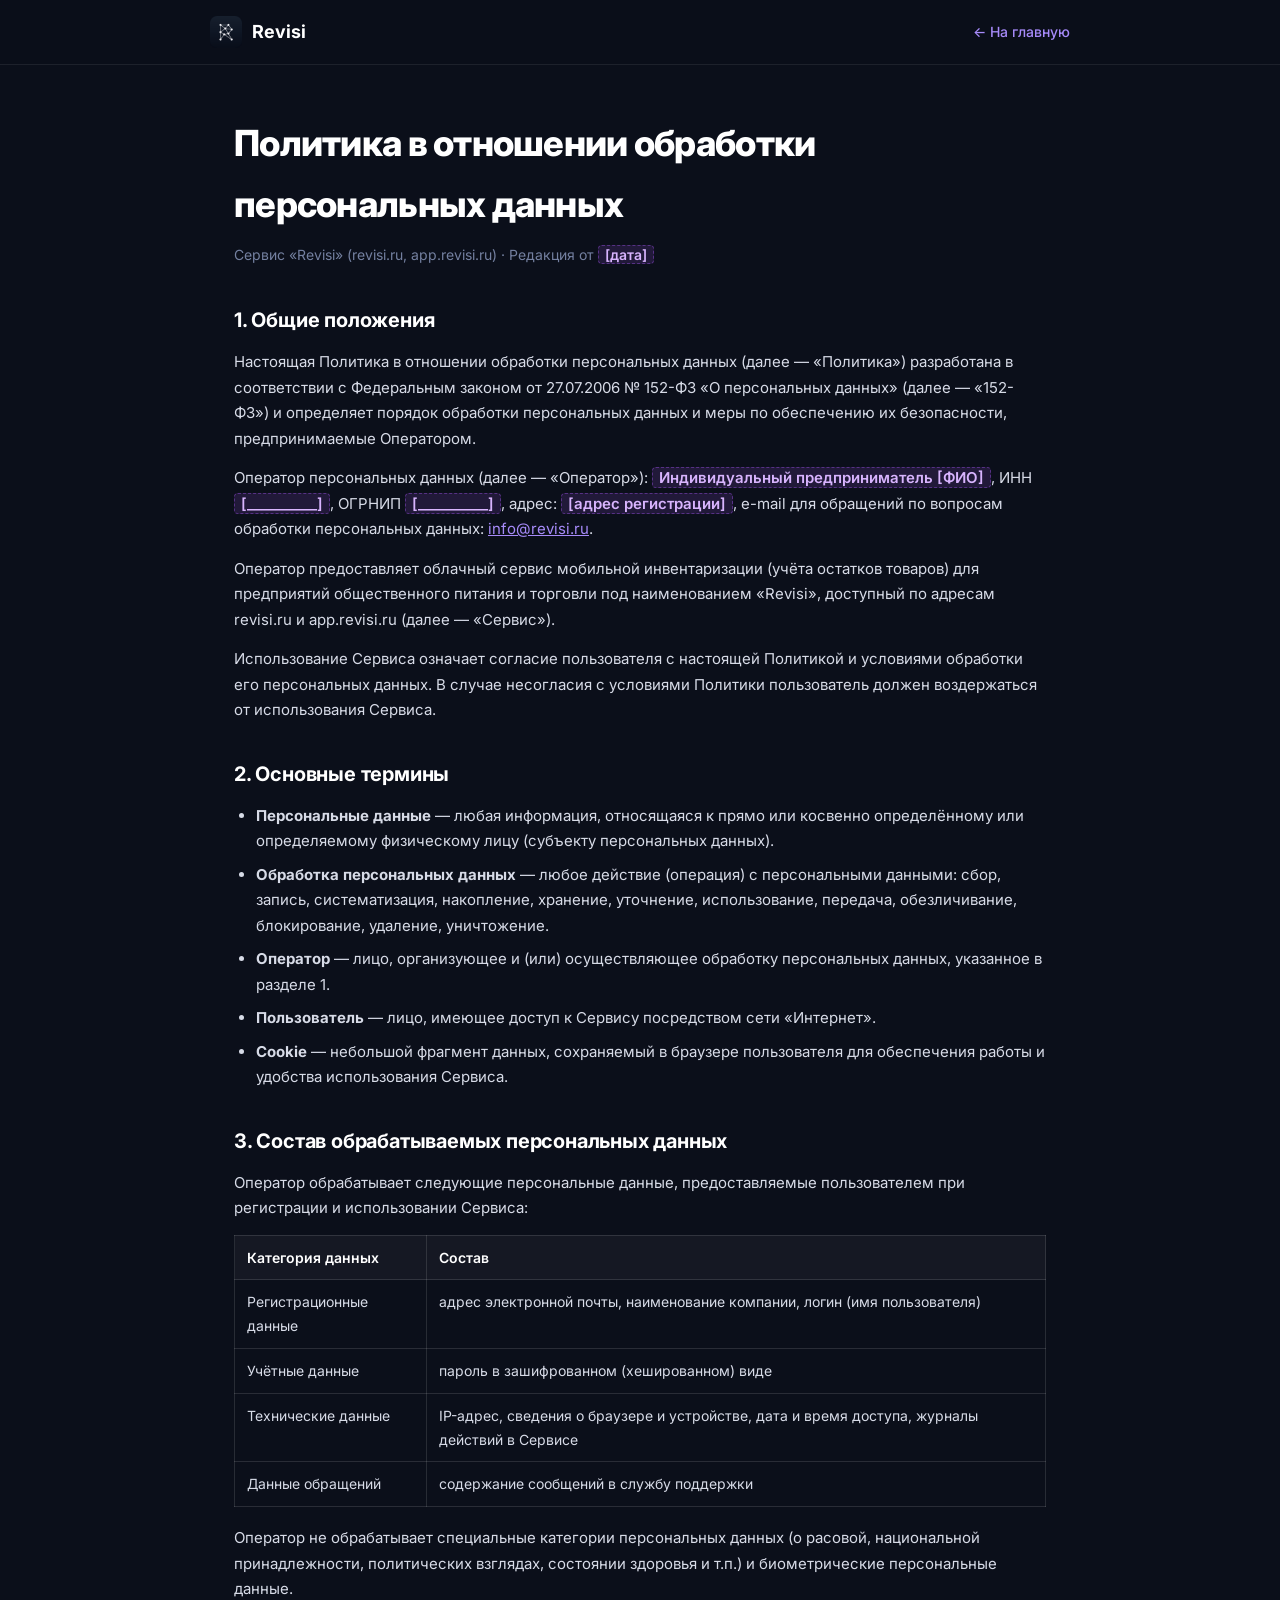
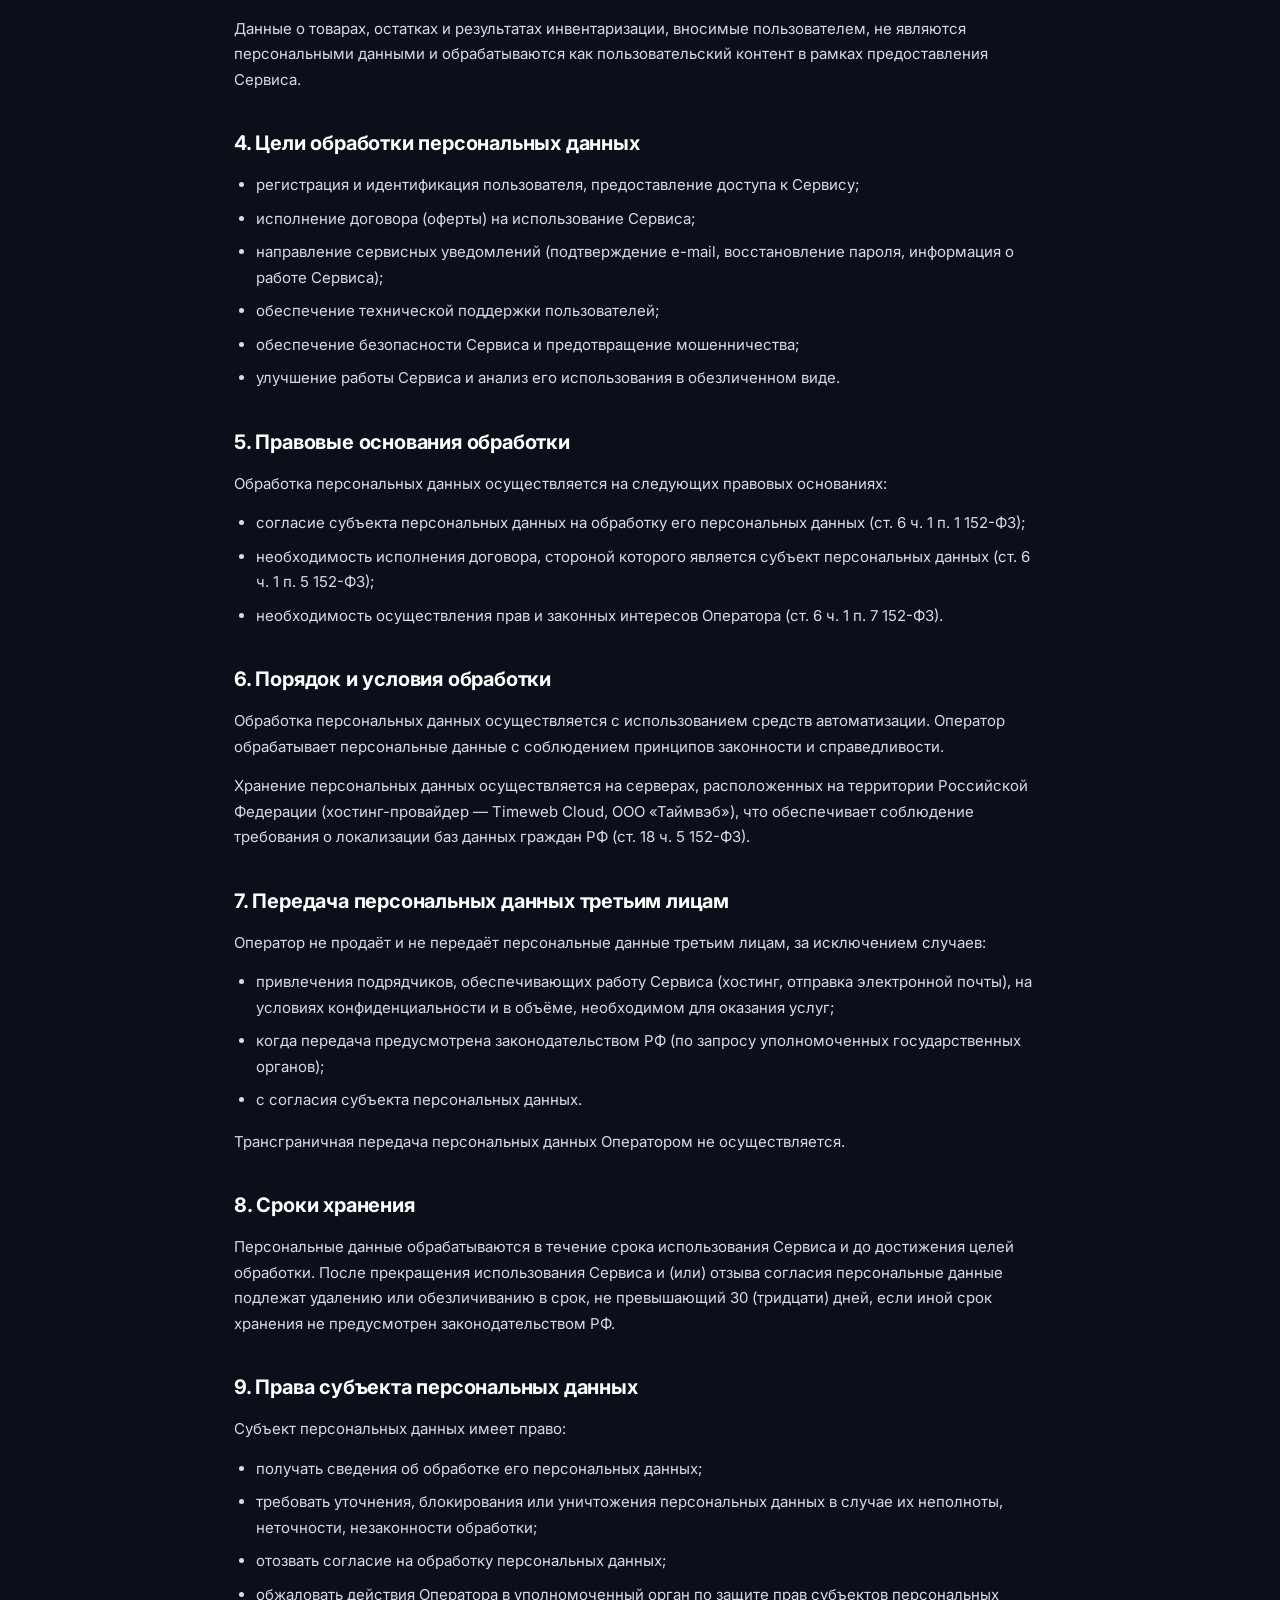
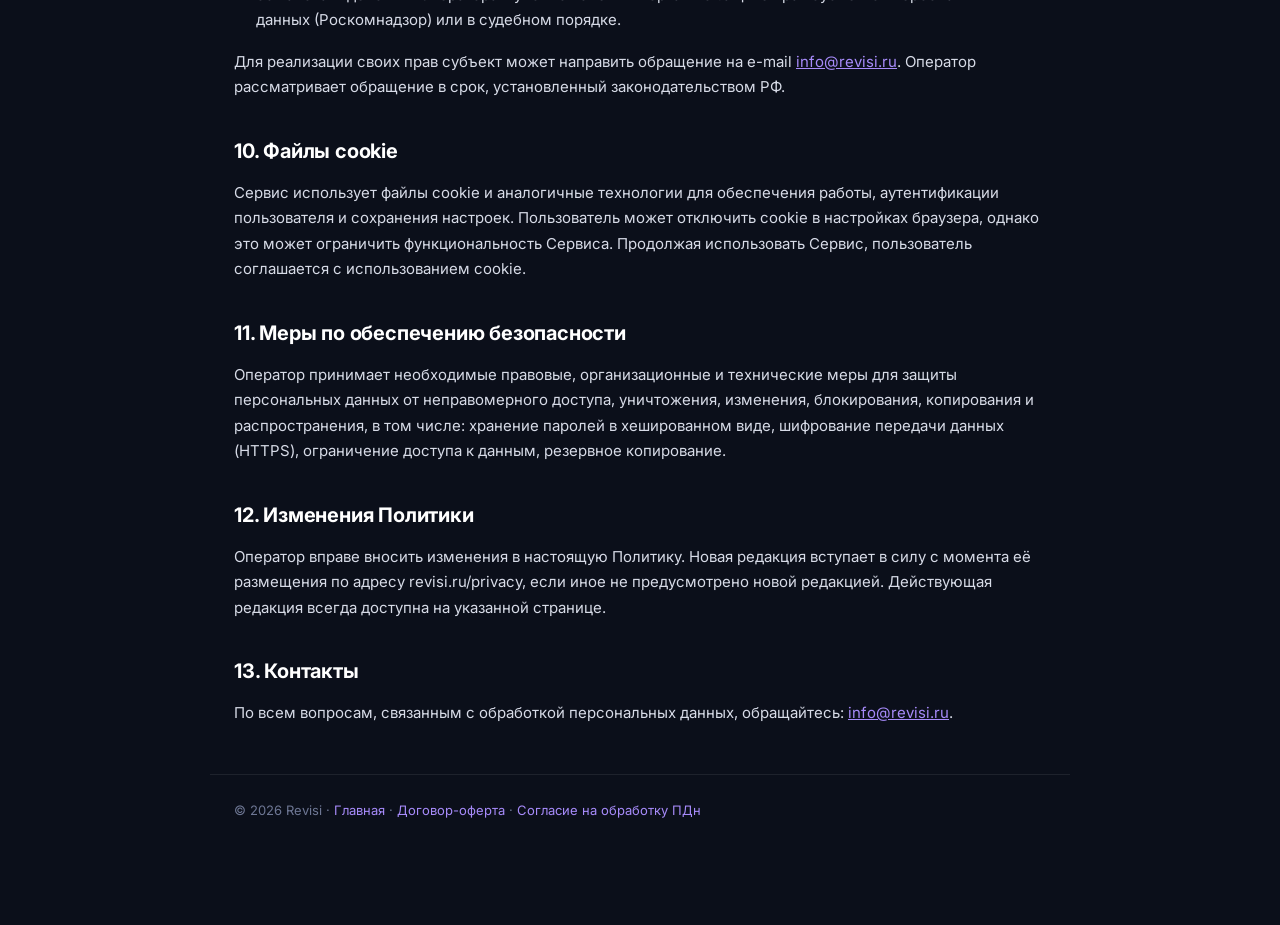
<file: static/landing/privacy.html>
<!DOCTYPE html>
<html lang="ru">
<head>
<meta charset="UTF-8">
<meta name="viewport" content="width=device-width, initial-scale=1.0">
<title>Политика обработки персональных данных — Revisi</title>
<meta name="robots" content="index, follow">
<link rel="icon" type="image/svg+xml" href="/static/icon.svg">
<link rel="preconnect" href="https://fonts.googleapis.com">
<link href="https://fonts.googleapis.com/css2?family=Inter:wght@400;500;600;700;800&display=swap" rel="stylesheet">
<link rel="stylesheet" href="/static/landing/legal.css?v=1">
</head>
<body>
<nav class="legal-nav">
  <div class="inner">
    <a class="brand" href="/"><img src="/static/icon.svg" alt="Revisi">Revisi</a>
    <a class="back" href="/">← На главную</a>
  </div>
</nav>

<div class="legal-wrap">
  <h1>Политика в отношении обработки персональных данных</h1>
  <div class="meta">Сервис «Revisi» (revisi.ru, app.revisi.ru) · Редакция от <span class="ph">[дата]</span></div>

  <h2>1. Общие положения</h2>
  <p>Настоящая Политика в отношении обработки персональных данных (далее — «Политика») разработана в соответствии с Федеральным законом от 27.07.2006 № 152-ФЗ «О персональных данных» (далее — «152-ФЗ») и определяет порядок обработки персональных данных и меры по обеспечению их безопасности, предпринимаемые Оператором.</p>
  <p>Оператор персональных данных (далее — «Оператор»): <span class="ph">Индивидуальный предприниматель [ФИО]</span>, ИНН <span class="ph">[__________]</span>, ОГРНИП <span class="ph">[__________]</span>, адрес: <span class="ph">[адрес регистрации]</span>, e-mail для обращений по вопросам обработки персональных данных: <a href="mailto:info@revisi.ru">info@revisi.ru</a>.</p>
  <p>Оператор предоставляет облачный сервис мобильной инвентаризации (учёта остатков товаров) для предприятий общественного питания и торговли под наименованием «Revisi», доступный по адресам revisi.ru и app.revisi.ru (далее — «Сервис»).</p>
  <p>Использование Сервиса означает согласие пользователя с настоящей Политикой и условиями обработки его персональных данных. В случае несогласия с условиями Политики пользователь должен воздержаться от использования Сервиса.</p>

  <h2>2. Основные термины</h2>
  <ul>
    <li><b>Персональные данные</b> — любая информация, относящаяся к прямо или косвенно определённому или определяемому физическому лицу (субъекту персональных данных).</li>
    <li><b>Обработка персональных данных</b> — любое действие (операция) с персональными данными: сбор, запись, систематизация, накопление, хранение, уточнение, использование, передача, обезличивание, блокирование, удаление, уничтожение.</li>
    <li><b>Оператор</b> — лицо, организующее и (или) осуществляющее обработку персональных данных, указанное в разделе 1.</li>
    <li><b>Пользователь</b> — лицо, имеющее доступ к Сервису посредством сети «Интернет».</li>
    <li><b>Cookie</b> — небольшой фрагмент данных, сохраняемый в браузере пользователя для обеспечения работы и удобства использования Сервиса.</li>
  </ul>

  <h2>3. Состав обрабатываемых персональных данных</h2>
  <p>Оператор обрабатывает следующие персональные данные, предоставляемые пользователем при регистрации и использовании Сервиса:</p>
  <table>
    <tr><th>Категория данных</th><th>Состав</th></tr>
    <tr><td>Регистрационные данные</td><td>адрес электронной почты, наименование компании, логин (имя пользователя)</td></tr>
    <tr><td>Учётные данные</td><td>пароль в зашифрованном (хешированном) виде</td></tr>
    <tr><td>Технические данные</td><td>IP-адрес, сведения о браузере и устройстве, дата и время доступа, журналы действий в Сервисе</td></tr>
    <tr><td>Данные обращений</td><td>содержание сообщений в службу поддержки</td></tr>
  </table>
  <p>Оператор не обрабатывает специальные категории персональных данных (о расовой, национальной принадлежности, политических взглядах, состоянии здоровья и т.п.) и биометрические персональные данные.</p>
  <p>Данные о товарах, остатках и результатах инвентаризации, вносимые пользователем, не являются персональными данными и обрабатываются как пользовательский контент в рамках предоставления Сервиса.</p>

  <h2>4. Цели обработки персональных данных</h2>
  <ul>
    <li>регистрация и идентификация пользователя, предоставление доступа к Сервису;</li>
    <li>исполнение договора (оферты) на использование Сервиса;</li>
    <li>направление сервисных уведомлений (подтверждение e-mail, восстановление пароля, информация о работе Сервиса);</li>
    <li>обеспечение технической поддержки пользователей;</li>
    <li>обеспечение безопасности Сервиса и предотвращение мошенничества;</li>
    <li>улучшение работы Сервиса и анализ его использования в обезличенном виде.</li>
  </ul>

  <h2>5. Правовые основания обработки</h2>
  <p>Обработка персональных данных осуществляется на следующих правовых основаниях:</p>
  <ul>
    <li>согласие субъекта персональных данных на обработку его персональных данных (ст. 6 ч. 1 п. 1 152-ФЗ);</li>
    <li>необходимость исполнения договора, стороной которого является субъект персональных данных (ст. 6 ч. 1 п. 5 152-ФЗ);</li>
    <li>необходимость осуществления прав и законных интересов Оператора (ст. 6 ч. 1 п. 7 152-ФЗ).</li>
  </ul>

  <h2>6. Порядок и условия обработки</h2>
  <p>Обработка персональных данных осуществляется с использованием средств автоматизации. Оператор обрабатывает персональные данные с соблюдением принципов законности и справедливости.</p>
  <p>Хранение персональных данных осуществляется на серверах, расположенных на территории Российской Федерации (хостинг-провайдер — Timeweb Cloud, ООО «Таймвэб»), что обеспечивает соблюдение требования о локализации баз данных граждан РФ (ст. 18 ч. 5 152-ФЗ).</p>

  <h2>7. Передача персональных данных третьим лицам</h2>
  <p>Оператор не продаёт и не передаёт персональные данные третьим лицам, за исключением случаев:</p>
  <ul>
    <li>привлечения подрядчиков, обеспечивающих работу Сервиса (хостинг, отправка электронной почты), на условиях конфиденциальности и в объёме, необходимом для оказания услуг;</li>
    <li>когда передача предусмотрена законодательством РФ (по запросу уполномоченных государственных органов);</li>
    <li>с согласия субъекта персональных данных.</li>
  </ul>
  <p>Трансграничная передача персональных данных Оператором не осуществляется.</p>

  <h2>8. Сроки хранения</h2>
  <p>Персональные данные обрабатываются в течение срока использования Сервиса и до достижения целей обработки. После прекращения использования Сервиса и (или) отзыва согласия персональные данные подлежат удалению или обезличиванию в срок, не превышающий 30 (тридцати) дней, если иной срок хранения не предусмотрен законодательством РФ.</p>

  <h2>9. Права субъекта персональных данных</h2>
  <p>Субъект персональных данных имеет право:</p>
  <ul>
    <li>получать сведения об обработке его персональных данных;</li>
    <li>требовать уточнения, блокирования или уничтожения персональных данных в случае их неполноты, неточности, незаконности обработки;</li>
    <li>отозвать согласие на обработку персональных данных;</li>
    <li>обжаловать действия Оператора в уполномоченный орган по защите прав субъектов персональных данных (Роскомнадзор) или в судебном порядке.</li>
  </ul>
  <p>Для реализации своих прав субъект может направить обращение на e-mail <a href="mailto:info@revisi.ru">info@revisi.ru</a>. Оператор рассматривает обращение в срок, установленный законодательством РФ.</p>

  <h2>10. Файлы cookie</h2>
  <p>Сервис использует файлы cookie и аналогичные технологии для обеспечения работы, аутентификации пользователя и сохранения настроек. Пользователь может отключить cookie в настройках браузера, однако это может ограничить функциональность Сервиса. Продолжая использовать Сервис, пользователь соглашается с использованием cookie.</p>

  <h2>11. Меры по обеспечению безопасности</h2>
  <p>Оператор принимает необходимые правовые, организационные и технические меры для защиты персональных данных от неправомерного доступа, уничтожения, изменения, блокирования, копирования и распространения, в том числе: хранение паролей в хешированном виде, шифрование передачи данных (HTTPS), ограничение доступа к данным, резервное копирование.</p>

  <h2>12. Изменения Политики</h2>
  <p>Оператор вправе вносить изменения в настоящую Политику. Новая редакция вступает в силу с момента её размещения по адресу revisi.ru/privacy, если иное не предусмотрено новой редакцией. Действующая редакция всегда доступна на указанной странице.</p>

  <h2>13. Контакты</h2>
  <p>По всем вопросам, связанным с обработкой персональных данных, обращайтесь: <a href="mailto:info@revisi.ru">info@revisi.ru</a>.</p>
</div>

<div class="legal-foot">
  © 2026 Revisi · <a href="/">Главная</a> · <a href="/terms">Договор-оферта</a> · <a href="/consent">Согласие на обработку ПДн</a>
</div>
</body>
</html>
</file>
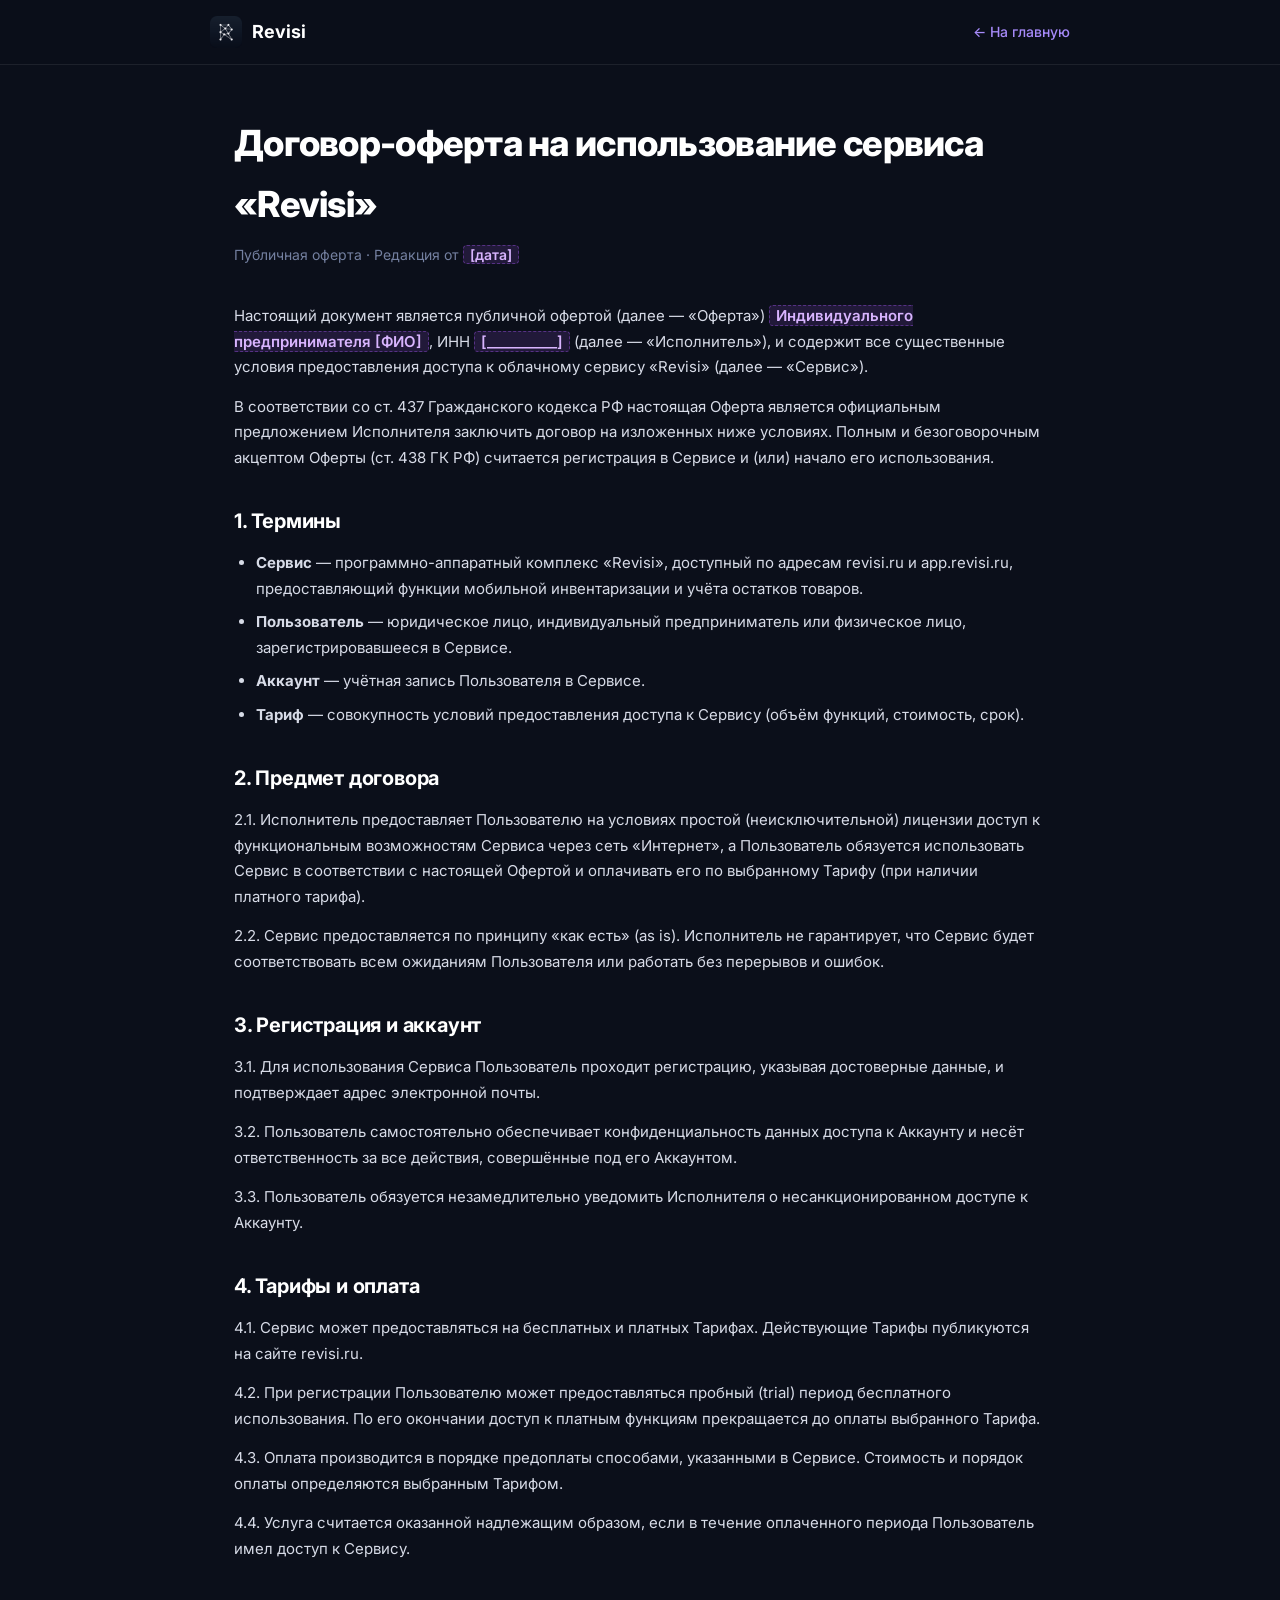
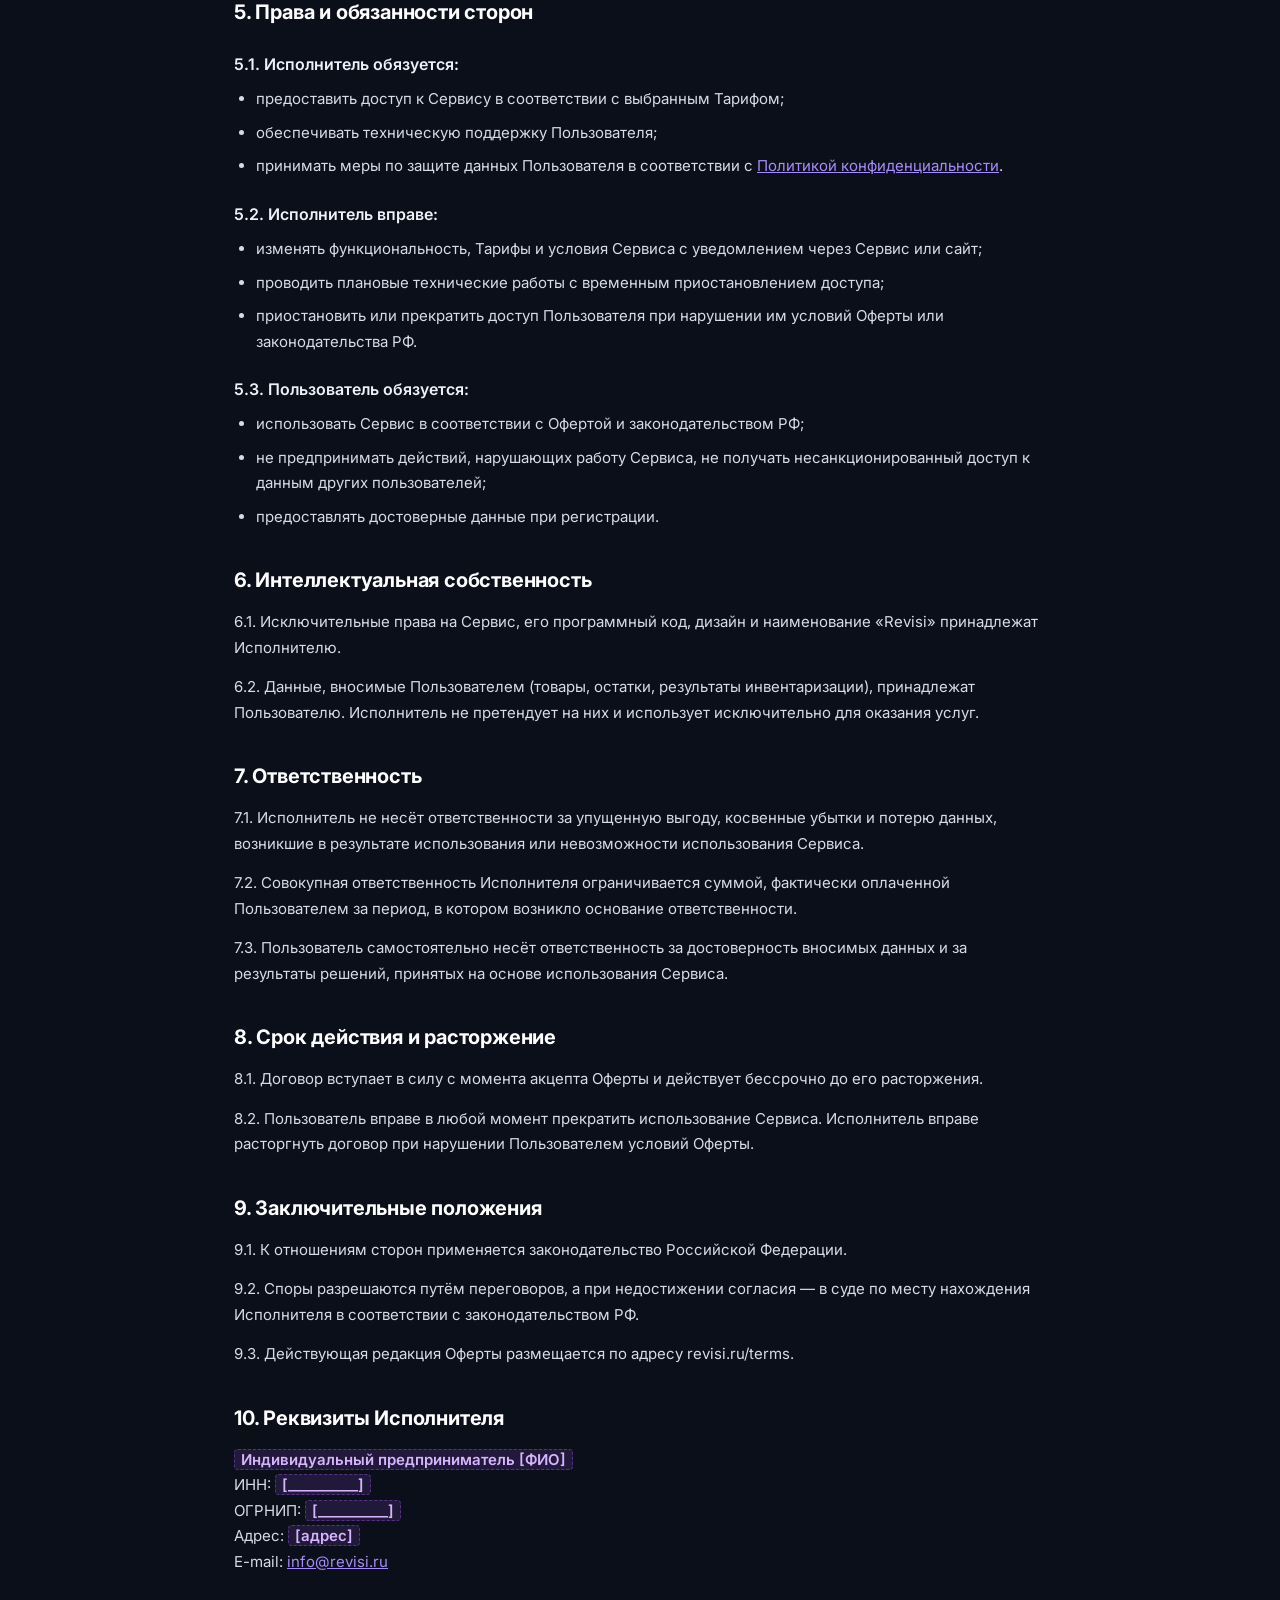
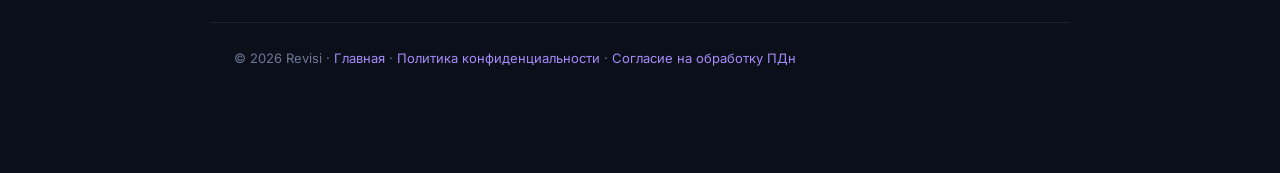
<file: static/landing/terms.html>
<!DOCTYPE html>
<html lang="ru">
<head>
<meta charset="UTF-8">
<meta name="viewport" content="width=device-width, initial-scale=1.0">
<title>Договор-оферта на использование сервиса — Revisi</title>
<meta name="robots" content="index, follow">
<link rel="icon" type="image/svg+xml" href="/static/icon.svg">
<link rel="preconnect" href="https://fonts.googleapis.com">
<link href="https://fonts.googleapis.com/css2?family=Inter:wght@400;500;600;700;800&display=swap" rel="stylesheet">
<link rel="stylesheet" href="/static/landing/legal.css?v=1">
</head>
<body>
<nav class="legal-nav">
  <div class="inner">
    <a class="brand" href="/"><img src="/static/icon.svg" alt="Revisi">Revisi</a>
    <a class="back" href="/">← На главную</a>
  </div>
</nav>

<div class="legal-wrap">
  <h1>Договор-оферта на использование сервиса «Revisi»</h1>
  <div class="meta">Публичная оферта · Редакция от <span class="ph">[дата]</span></div>

  <p>Настоящий документ является публичной офертой (далее — «Оферта») <span class="ph">Индивидуального предпринимателя [ФИО]</span>, ИНН <span class="ph">[__________]</span> (далее — «Исполнитель»), и содержит все существенные условия предоставления доступа к облачному сервису «Revisi» (далее — «Сервис»).</p>
  <p>В соответствии со ст. 437 Гражданского кодекса РФ настоящая Оферта является официальным предложением Исполнителя заключить договор на изложенных ниже условиях. Полным и безоговорочным акцептом Оферты (ст. 438 ГК РФ) считается регистрация в Сервисе и (или) начало его использования.</p>

  <h2>1. Термины</h2>
  <ul>
    <li><b>Сервис</b> — программно-аппаратный комплекс «Revisi», доступный по адресам revisi.ru и app.revisi.ru, предоставляющий функции мобильной инвентаризации и учёта остатков товаров.</li>
    <li><b>Пользователь</b> — юридическое лицо, индивидуальный предприниматель или физическое лицо, зарегистрировавшееся в Сервисе.</li>
    <li><b>Аккаунт</b> — учётная запись Пользователя в Сервисе.</li>
    <li><b>Тариф</b> — совокупность условий предоставления доступа к Сервису (объём функций, стоимость, срок).</li>
  </ul>

  <h2>2. Предмет договора</h2>
  <p>2.1. Исполнитель предоставляет Пользователю на условиях простой (неисключительной) лицензии доступ к функциональным возможностям Сервиса через сеть «Интернет», а Пользователь обязуется использовать Сервис в соответствии с настоящей Офертой и оплачивать его по выбранному Тарифу (при наличии платного тарифа).</p>
  <p>2.2. Сервис предоставляется по принципу «как есть» (as is). Исполнитель не гарантирует, что Сервис будет соответствовать всем ожиданиям Пользователя или работать без перерывов и ошибок.</p>

  <h2>3. Регистрация и аккаунт</h2>
  <p>3.1. Для использования Сервиса Пользователь проходит регистрацию, указывая достоверные данные, и подтверждает адрес электронной почты.</p>
  <p>3.2. Пользователь самостоятельно обеспечивает конфиденциальность данных доступа к Аккаунту и несёт ответственность за все действия, совершённые под его Аккаунтом.</p>
  <p>3.3. Пользователь обязуется незамедлительно уведомить Исполнителя о несанкционированном доступе к Аккаунту.</p>

  <h2>4. Тарифы и оплата</h2>
  <p>4.1. Сервис может предоставляться на бесплатных и платных Тарифах. Действующие Тарифы публикуются на сайте revisi.ru.</p>
  <p>4.2. При регистрации Пользователю может предоставляться пробный (trial) период бесплатного использования. По его окончании доступ к платным функциям прекращается до оплаты выбранного Тарифа.</p>
  <p>4.3. Оплата производится в порядке предоплаты способами, указанными в Сервисе. Стоимость и порядок оплаты определяются выбранным Тарифом.</p>
  <p>4.4. Услуга считается оказанной надлежащим образом, если в течение оплаченного периода Пользователь имел доступ к Сервису.</p>

  <h2>5. Права и обязанности сторон</h2>
  <h3>5.1. Исполнитель обязуется:</h3>
  <ul>
    <li>предоставить доступ к Сервису в соответствии с выбранным Тарифом;</li>
    <li>обеспечивать техническую поддержку Пользователя;</li>
    <li>принимать меры по защите данных Пользователя в соответствии с <a href="/privacy">Политикой конфиденциальности</a>.</li>
  </ul>
  <h3>5.2. Исполнитель вправе:</h3>
  <ul>
    <li>изменять функциональность, Тарифы и условия Сервиса с уведомлением через Сервис или сайт;</li>
    <li>проводить плановые технические работы с временным приостановлением доступа;</li>
    <li>приостановить или прекратить доступ Пользователя при нарушении им условий Оферты или законодательства РФ.</li>
  </ul>
  <h3>5.3. Пользователь обязуется:</h3>
  <ul>
    <li>использовать Сервис в соответствии с Офертой и законодательством РФ;</li>
    <li>не предпринимать действий, нарушающих работу Сервиса, не получать несанкционированный доступ к данным других пользователей;</li>
    <li>предоставлять достоверные данные при регистрации.</li>
  </ul>

  <h2>6. Интеллектуальная собственность</h2>
  <p>6.1. Исключительные права на Сервис, его программный код, дизайн и наименование «Revisi» принадлежат Исполнителю.</p>
  <p>6.2. Данные, вносимые Пользователем (товары, остатки, результаты инвентаризации), принадлежат Пользователю. Исполнитель не претендует на них и использует исключительно для оказания услуг.</p>

  <h2>7. Ответственность</h2>
  <p>7.1. Исполнитель не несёт ответственности за упущенную выгоду, косвенные убытки и потерю данных, возникшие в результате использования или невозможности использования Сервиса.</p>
  <p>7.2. Совокупная ответственность Исполнителя ограничивается суммой, фактически оплаченной Пользователем за период, в котором возникло основание ответственности.</p>
  <p>7.3. Пользователь самостоятельно несёт ответственность за достоверность вносимых данных и за результаты решений, принятых на основе использования Сервиса.</p>

  <h2>8. Срок действия и расторжение</h2>
  <p>8.1. Договор вступает в силу с момента акцепта Оферты и действует бессрочно до его расторжения.</p>
  <p>8.2. Пользователь вправе в любой момент прекратить использование Сервиса. Исполнитель вправе расторгнуть договор при нарушении Пользователем условий Оферты.</p>

  <h2>9. Заключительные положения</h2>
  <p>9.1. К отношениям сторон применяется законодательство Российской Федерации.</p>
  <p>9.2. Споры разрешаются путём переговоров, а при недостижении согласия — в суде по месту нахождения Исполнителя в соответствии с законодательством РФ.</p>
  <p>9.3. Действующая редакция Оферты размещается по адресу revisi.ru/terms.</p>

  <h2>10. Реквизиты Исполнителя</h2>
  <p><span class="ph">Индивидуальный предприниматель [ФИО]</span><br>
  ИНН: <span class="ph">[__________]</span><br>
  ОГРНИП: <span class="ph">[__________]</span><br>
  Адрес: <span class="ph">[адрес]</span><br>
  E-mail: <a href="mailto:info@revisi.ru">info@revisi.ru</a></p>
</div>

<div class="legal-foot">
  © 2026 Revisi · <a href="/">Главная</a> · <a href="/privacy">Политика конфиденциальности</a> · <a href="/consent">Согласие на обработку ПДн</a>
</div>
</body>
</html>
</file>
<file: static/landing/styles.css>
/* ═══════════════════════════════════════
   Revisi Landing — professional dark theme
   ═══════════════════════════════════════ */

:root {
  --bg: #07091a;
  --bg-2: #0d1124;
  --bg-3: #161a36;
  --bg-card: rgba(255, 255, 255, 0.03);
  --border: rgba(255, 255, 255, 0.08);
  --border-strong: rgba(255, 255, 255, 0.14);
  --text: #ecedf5;
  --text-dim: #9aa3c0;
  --text-faint: #61688a;
  --accent: #7c6cf0;
  --accent-hot: #a855f7;
  --accent-pink: #ec4899;
  --accent-cyan: #22d3ee;
  --accent-soft: rgba(124, 108, 240, 0.14);
  --green: #10b981;
  --amber: #fbbf24;
  --red: #ef4444;
  --shadow-glow: 0 0 80px rgba(124, 108, 240, 0.35);
  --radius: 14px;
  --radius-lg: 20px;
}

* { box-sizing: border-box; margin: 0; padding: 0; }

html { scroll-behavior: smooth; }

body {
  font-family: 'Inter', -apple-system, BlinkMacSystemFont, 'SF Pro Display', sans-serif;
  font-feature-settings: 'cv11', 'ss01';
  background: var(--bg);
  color: var(--text);
  line-height: 1.6;
  -webkit-font-smoothing: antialiased;
  text-rendering: optimizeLegibility;
  overflow-x: hidden;
  position: relative;
}

/* ───── Анимированный фон (плавающие гради-блобы + сетка) ───── */
.bg-fx {
  position: fixed; inset: 0; z-index: -1; pointer-events: none;
  overflow: hidden;
  background:
    radial-gradient(1200px 800px at 75% -10%, rgba(124, 108, 240, 0.18), transparent 60%),
    radial-gradient(900px 700px at -10% 80%, rgba(168, 85, 247, 0.14), transparent 60%),
    var(--bg);
}
.bg-fx::before {
  /* тонкая сетка поверх */
  content: "";
  position: absolute; inset: 0;
  background-image:
    linear-gradient(rgba(255, 255, 255, 0.025) 1px, transparent 1px),
    linear-gradient(90deg, rgba(255, 255, 255, 0.025) 1px, transparent 1px);
  background-size: 60px 60px;
  mask-image: radial-gradient(ellipse at center, #000 30%, transparent 75%);
  -webkit-mask-image: radial-gradient(ellipse at center, #000 30%, transparent 75%);
}
.bg-blob {
  position: absolute;
  border-radius: 50%;
  filter: blur(90px);
  opacity: 0.55;
  will-change: transform;
}
.bg-blob.b1 {
  width: 520px; height: 520px;
  background: radial-gradient(circle, #7c6cf0 0%, transparent 70%);
  top: -120px; left: 10%;
  animation: drift1 22s ease-in-out infinite alternate;
}
.bg-blob.b2 {
  width: 600px; height: 600px;
  background: radial-gradient(circle, #a855f7 0%, transparent 70%);
  top: 30%; right: -160px;
  animation: drift2 28s ease-in-out infinite alternate;
}
.bg-blob.b3 {
  width: 460px; height: 460px;
  background: radial-gradient(circle, #ec4899 0%, transparent 70%);
  bottom: -160px; left: 35%;
  animation: drift3 26s ease-in-out infinite alternate;
  opacity: 0.4;
}
.bg-blob.b4 {
  width: 380px; height: 380px;
  background: radial-gradient(circle, #22d3ee 0%, transparent 70%);
  top: 55%; left: -120px;
  animation: drift4 30s ease-in-out infinite alternate;
  opacity: 0.32;
}
@keyframes drift1 {
  0%   { transform: translate(0, 0) scale(1); }
  100% { transform: translate(120px, 80px) scale(1.15); }
}
@keyframes drift2 {
  0%   { transform: translate(0, 0) scale(1); }
  100% { transform: translate(-140px, 120px) scale(1.08); }
}
@keyframes drift3 {
  0%   { transform: translate(0, 0) scale(0.95); }
  100% { transform: translate(80px, -100px) scale(1.12); }
}
@keyframes drift4 {
  0%   { transform: translate(0, 0) scale(1); }
  100% { transform: translate(150px, -60px) scale(0.92); }
}
@media (prefers-reduced-motion: reduce) {
  .bg-blob { animation: none; }
}

img { max-width: 100%; display: block; }

a { color: inherit; text-decoration: none; transition: color .15s; }

.container {
  max-width: 1200px;
  margin: 0 auto;
  padding: 0 24px;
}

/* ───── BUTTONS ───── */
.btn {
  display: inline-flex;
  align-items: center;
  justify-content: center;
  gap: 8px;
  padding: 10px 20px;
  border-radius: 10px;
  font-weight: 600;
  font-size: 14px;
  letter-spacing: -0.01em;
  border: 1px solid transparent;
  cursor: pointer;
  transition: all .2s cubic-bezier(.2, .8, .2, 1);
  white-space: nowrap;
}
.btn-primary {
  background: linear-gradient(120deg, var(--accent) 0%, var(--accent-hot) 100%);
  color: #ffffff;
  box-shadow: 0 10px 28px -8px rgba(124, 108, 240, 0.7),
              0 0 0 1px rgba(255, 255, 255, 0.05) inset;
}
.btn-primary:hover {
  transform: translateY(-1px);
  background: linear-gradient(120deg, var(--accent-hot) 0%, var(--accent-pink) 100%);
  box-shadow: 0 14px 32px -8px rgba(168, 85, 247, 0.75),
              0 0 0 1px rgba(255, 255, 255, 0.08) inset;
}
.btn-ghost {
  background: transparent;
  color: var(--text);
  border-color: var(--border-strong);
}
.btn-ghost:hover {
  background: rgba(255, 255, 255, 0.04);
  border-color: rgba(255, 255, 255, 0.2);
}
.btn-lg {
  padding: 14px 28px;
  font-size: 15px;
  border-radius: 12px;
}
.btn-block {
  width: 100%;
}

/* ───── NAV ───── */
.nav {
  position: sticky;
  top: 0;
  z-index: 100;
  backdrop-filter: blur(16px) saturate(180%);
  -webkit-backdrop-filter: blur(16px) saturate(180%);
  background: rgba(10, 16, 24, 0.7);
  border-bottom: 1px solid var(--border);
}
.nav-inner {
  display: flex;
  align-items: center;
  justify-content: space-between;
  padding: 20px 40px;
  gap: 40px;
  max-width: 1440px;
  margin: 0 auto;
}
.logo {
  display: flex;
  align-items: center;
  gap: 12px;
  font-weight: 700;
  font-size: 22px;
  letter-spacing: -0.02em;
}
.logo-img {
  width: 42px;
  height: 42px;
  border-radius: 10px;
}
.nav-links {
  display: flex;
  gap: 36px;
  flex: 1;
  margin-left: 32px;
}
.nav-links a {
  font-size: 16px;
  color: var(--text-dim);
  font-weight: 500;
  letter-spacing: -0.01em;
}
.nav-links a:hover { color: var(--text); }
.nav-actions {
  display: flex;
  gap: 14px;
}
.nav-actions .btn {
  padding: 12px 22px;
  font-size: 15px;
}

@media (max-width: 880px) {
  .nav-links { display: none; }
}

/* ───── HERO ───── */
.hero {
  position: relative;
  padding: 80px 0 100px;
  overflow: hidden;
}
.hero::before {
  content: "";
  position: absolute;
  inset: -200px 30% auto auto;
  width: 900px;
  height: 900px;
  background: radial-gradient(circle, rgba(124, 108, 240, 0.12) 0%, transparent 60%);
  pointer-events: none;
  z-index: 0;
}
.hero::after {
  content: "";
  position: absolute;
  inset: 200px auto auto -300px;
  width: 600px;
  height: 600px;
  background: radial-gradient(circle, rgba(80, 100, 200, 0.08) 0%, transparent 60%);
  pointer-events: none;
  z-index: 0;
}
.hero-inner {
  display: grid;
  grid-template-columns: 1.1fr 1fr;
  gap: 60px;
  align-items: center;
  position: relative;
  z-index: 1;
}
.hero-badge {
  display: inline-flex;
  align-items: center;
  gap: 8px;
  padding: 6px 14px;
  background: var(--accent-soft);
  border: 1px solid rgba(124, 108, 240, 0.25);
  color: var(--accent);
  font-size: 13px;
  font-weight: 600;
  border-radius: 999px;
  margin-bottom: 24px;
}
.hero-badge .dot {
  width: 6px;
  height: 6px;
  background: var(--accent);
  border-radius: 50%;
  box-shadow: 0 0 8px var(--accent);
  animation: pulse 2s infinite;
}
@keyframes pulse {
  0%, 100% { opacity: 1; }
  50% { opacity: 0.5; }
}
.hero h1 {
  font-size: clamp(40px, 5.5vw, 72px);
  font-weight: 800;
  line-height: 1.05;
  letter-spacing: -0.035em;
  margin-bottom: 24px;
}
.accent {
  background: linear-gradient(120deg, #7c6cf0 0%, #a855f7 45%, #ec4899 100%);
  -webkit-background-clip: text;
  background-clip: text;
  -webkit-text-fill-color: transparent;
}
.hero-sub {
  font-size: 18px;
  color: var(--text-dim);
  margin-bottom: 36px;
  max-width: 560px;
  line-height: 1.55;
}
.hero-cta {
  display: flex;
  gap: 12px;
  margin-bottom: 32px;
  flex-wrap: wrap;
}
.hero-meta {
  display: flex;
  flex-wrap: wrap;
  gap: 20px;
  font-size: 13px;
  color: var(--text-faint);
}

/* ───── PHONE MOCKUP ───── */
.hero-visual {
  position: relative;
  display: flex;
  justify-content: center;
  align-items: center;
}
.phone-glow {
  position: absolute;
  inset: 0;
  background: radial-gradient(ellipse at center, rgba(124, 108, 240, 0.25) 0%, transparent 60%);
  filter: blur(60px);
  z-index: 0;
}
.phone {
  position: relative;
  width: 320px;
  background: linear-gradient(180deg, #0d1422 0%, #060a14 100%);
  border-radius: 42px;
  padding: 12px;
  box-shadow:
    0 0 0 2px rgba(255, 255, 255, 0.06),
    0 40px 80px -20px rgba(0, 0, 0, 0.6),
    0 0 60px rgba(124, 108, 240, 0.15);
  z-index: 1;
}
.phone-notch {
  position: absolute;
  top: 12px;
  left: 50%;
  transform: translateX(-50%);
  width: 100px;
  height: 24px;
  background: #060a14;
  border-radius: 0 0 14px 14px;
  z-index: 2;
}
.phone-screen {
  background: linear-gradient(180deg, #0f1725 0%, #1a2438 100%);
  border-radius: 32px;
  overflow: hidden;
  height: 580px;
  display: flex;
  flex-direction: column;
}
.app-bar {
  padding: 14px 22px 8px;
  display: flex;
  justify-content: space-between;
  font-size: 12px;
  font-weight: 600;
  letter-spacing: 0.5px;
}
.app-icons { color: var(--text-dim); }
.app-header {
  padding: 18px 22px 14px;
  border-bottom: 1px solid var(--border);
}
.app-title {
  font-size: 17px;
  font-weight: 700;
  letter-spacing: -0.02em;
  margin-bottom: 4px;
}
.app-meta {
  font-size: 12px;
  color: var(--text-dim);
}
.app-list {
  flex: 1;
  overflow: hidden;
  padding: 8px 0;
}
.app-item {
  display: grid;
  grid-template-columns: 1fr auto auto;
  align-items: center;
  gap: 12px;
  padding: 12px 22px;
  border-bottom: 1px solid rgba(255, 255, 255, 0.04);
  font-size: 13px;
}
.app-item-name { font-weight: 500; color: var(--text); }
.app-item-qty { font-weight: 600; color: var(--text-dim); font-variant-numeric: tabular-nums; }
.app-tag {
  font-size: 10px;
  font-weight: 700;
  padding: 3px 8px;
  border-radius: 6px;
  letter-spacing: 0.4px;
}
.tag-ok { background: rgba(16, 185, 129, 0.15); color: var(--green); }
.tag-warn { background: rgba(239, 68, 68, 0.15); color: var(--red); }
.app-footer {
  display: grid;
  grid-template-columns: 1fr 1fr auto;
  gap: 10px;
  padding: 14px 18px;
  background: rgba(0, 0, 0, 0.3);
  border-top: 1px solid var(--border);
  align-items: center;
}
.app-footer-stat .stat-value {
  font-size: 16px;
  font-weight: 700;
  letter-spacing: -0.02em;
}
.app-footer-stat .stat-label {
  font-size: 10px;
  color: var(--text-faint);
  text-transform: uppercase;
  letter-spacing: 0.5px;
}
.app-footer-stat.warn .stat-value { color: var(--red); }
.app-footer-btn {
  background: var(--accent);
  color: #ffffff;
  border: none;
  padding: 10px 14px;
  border-radius: 10px;
  font-weight: 700;
  font-size: 12px;
  cursor: pointer;
}

@media (max-width: 880px) {
  .hero { padding: 50px 0 70px; }
  .hero-inner { grid-template-columns: 1fr; gap: 50px; }
  .hero-visual { order: -1; }
  .phone { width: 270px; }
  .phone-screen { height: 500px; }
}

/* ───── STATS ───── */
.stats-section {
  padding: 60px 0;
  border-top: 1px solid var(--border);
  border-bottom: 1px solid var(--border);
  background: rgba(255, 255, 255, 0.01);
}
.stats {
  display: grid;
  grid-template-columns: repeat(4, 1fr);
  gap: 32px;
}
.stat {
  text-align: center;
}
.stat-num {
  font-size: 44px;
  font-weight: 800;
  letter-spacing: -0.04em;
  background: linear-gradient(135deg, #fff 0%, #cbd5e1 100%);
  -webkit-background-clip: text;
  background-clip: text;
  -webkit-text-fill-color: transparent;
  margin-bottom: 8px;
  line-height: 1;
}
.stat-cap {
  color: var(--text-dim);
  font-size: 14px;
  line-height: 1.45;
}
@media (max-width: 720px) {
  .stats { grid-template-columns: repeat(2, 1fr); gap: 36px; }
  .stat-num { font-size: 36px; }
}

/* ───── SECTION HEAD ───── */
.section-head {
  text-align: center;
  margin-bottom: 60px;
  max-width: 720px;
  margin-left: auto;
  margin-right: auto;
}
.section-tag {
  display: inline-block;
  padding: 5px 12px;
  background: var(--accent-soft);
  color: var(--accent);
  font-size: 12px;
  font-weight: 700;
  letter-spacing: 0.5px;
  text-transform: uppercase;
  border-radius: 999px;
  margin-bottom: 16px;
}
.section-head h2 {
  font-size: clamp(28px, 3.5vw, 42px);
  font-weight: 800;
  letter-spacing: -0.025em;
  line-height: 1.15;
  margin-bottom: 16px;
}
.section-head p {
  color: var(--text-dim);
  font-size: 17px;
  line-height: 1.55;
}

/* ───── PROBLEMS ───── */
.problems { padding: 100px 0; }
.problem-cards {
  display: grid;
  grid-template-columns: repeat(3, 1fr);
  gap: 24px;
}
.problem-card {
  padding: 32px;
  background: var(--bg-card);
  border: 1px solid var(--border);
  border-radius: var(--radius-lg);
  transition: all .25s;
}
.problem-card:hover {
  border-color: var(--border-strong);
  background: rgba(255, 255, 255, 0.05);
  transform: translateY(-2px);
}
.problem-icon {
  width: 48px; height: 48px;
  border-radius: 12px;
  display: inline-flex; align-items: center; justify-content: center;
  background: linear-gradient(135deg, rgba(239, 68, 68, 0.14), rgba(239, 68, 68, 0.04));
  border: 1px solid rgba(239, 68, 68, 0.22);
  color: #fca5a5;
  margin-bottom: 18px;
}
.problem-icon svg { width: 24px; height: 24px; }
.problem-card h3 {
  font-size: 19px;
  font-weight: 700;
  letter-spacing: -0.02em;
  margin-bottom: 12px;
}
.problem-card p {
  color: var(--text-dim);
  font-size: 14px;
  line-height: 1.6;
}
@media (max-width: 880px) {
  .problem-cards { grid-template-columns: 1fr; }
  .problems { padding: 70px 0; }
}

/* ───── FEATURES ───── */
.features {
  padding: 100px 0;
  background: linear-gradient(180deg, transparent 0%, rgba(124, 108, 240, 0.02) 50%, transparent 100%);
}
.feature-grid {
  display: grid;
  grid-template-columns: repeat(3, 1fr);
  gap: 24px;
}
.feature {
  padding: 32px;
  background: var(--bg-card);
  border: 1px solid var(--border);
  border-radius: var(--radius-lg);
  transition: all .25s;
}
.feature:hover {
  border-color: rgba(124, 108, 240, 0.3);
  background: rgba(255, 255, 255, 0.04);
}
.feature-icon {
  width: 48px; height: 48px;
  border-radius: 12px;
  display: inline-flex; align-items: center; justify-content: center;
  background: linear-gradient(135deg, rgba(124, 108, 240, 0.18), rgba(168, 85, 247, 0.06));
  border: 1px solid rgba(124, 108, 240, 0.28);
  color: #c4b5fd;
  margin-bottom: 18px;
}
.feature-icon svg { width: 24px; height: 24px; }
.feature h3 {
  font-size: 18px;
  font-weight: 700;
  letter-spacing: -0.02em;
  margin-bottom: 10px;
}
.feature p {
  color: var(--text-dim);
  font-size: 14px;
  line-height: 1.6;
}
@media (max-width: 880px) {
  .feature-grid { grid-template-columns: 1fr; }
  .features { padding: 70px 0; }
}

/* ───── HOW ───── */
.how { padding: 100px 0; }
.how-steps {
  display: grid;
  grid-template-columns: repeat(3, 1fr);
  gap: 24px;
  max-width: 1100px;
  margin: 0 auto;
}
.how-step {
  position: relative;
  padding: 36px 28px;
  background: var(--bg-card);
  border: 1px solid var(--border);
  border-radius: var(--radius-lg);
  text-align: left;
}
.step-num {
  position: absolute;
  top: -22px;
  left: 28px;
  width: 44px;
  height: 44px;
  background: var(--accent);
  color: #ffffff;
  border-radius: 12px;
  display: flex;
  align-items: center;
  justify-content: center;
  font-size: 20px;
  font-weight: 800;
  box-shadow: 0 8px 24px -6px rgba(124, 108, 240, 0.5);
}
.how-step h3 {
  font-size: 19px;
  font-weight: 700;
  letter-spacing: -0.02em;
  margin: 12px 0 12px;
}
.how-step p {
  color: var(--text-dim);
  font-size: 14px;
  line-height: 1.6;
  margin-bottom: 16px;
}
.step-time {
  display: inline-block;
  padding: 4px 10px;
  background: rgba(16, 185, 129, 0.12);
  color: var(--green);
  font-size: 12px;
  font-weight: 600;
  border-radius: 6px;
}
@media (max-width: 880px) {
  .how-steps { grid-template-columns: 1fr; gap: 36px; }
  .how { padding: 70px 0; }
}

/* ───── COMPARE ───── */
.compare { padding: 100px 0; }
.compare-table-wrap {
  background: var(--bg-card);
  border: 1px solid var(--border);
  border-radius: var(--radius-lg);
  overflow-x: auto;
}
.compare-table {
  width: 100%;
  border-collapse: collapse;
  min-width: 720px;
}
.compare-table th, .compare-table td {
  padding: 18px 20px;
  text-align: left;
  font-size: 14px;
  border-bottom: 1px solid var(--border);
}
.compare-table th {
  background: rgba(255, 255, 255, 0.02);
  font-weight: 700;
  color: var(--text);
  font-size: 13px;
  letter-spacing: -0.01em;
}
.compare-table tbody tr:last-child td {
  border-bottom: none;
}
.compare-table tbody tr:hover { background: rgba(255, 255, 255, 0.02); }
.compare-table .us {
  background: rgba(124, 108, 240, 0.05);
  color: var(--text);
  position: relative;
}
.compare-table th.us { color: var(--accent); }
.compare-table td.us strong { color: var(--text); font-weight: 700; }
.compare-table .ok { color: var(--green); font-weight: 600; }
.compare-table .x { color: var(--red); font-weight: 600; }
.compare-table .mid { color: var(--amber); font-weight: 600; }
.compare-table td:first-child {
  color: var(--text-dim);
  font-weight: 500;
}
.honesty {
  margin-top: 32px;
  padding: 22px 26px;
  background: rgba(124, 108, 240, 0.05);
  border: 1px solid rgba(124, 108, 240, 0.18);
  border-radius: var(--radius);
  color: var(--text-dim);
  font-size: 14px;
  line-height: 1.6;
}
.honesty strong { color: var(--accent); }
.disclaimer {
  margin-top: 20px;
  padding: 0 4px;
  color: var(--text-faint);
  font-size: 12px;
  line-height: 1.55;
  font-style: italic;
}
.disclaimer sup { color: var(--accent); font-weight: 700; font-style: normal; }
.compare-table th sup {
  color: var(--accent);
  font-weight: 700;
  font-size: 11px;
  margin-left: 2px;
}
@media (max-width: 880px) {
  .compare { padding: 70px 0; }
}

/* ───── PRICING ───── */
.pricing { padding: 100px 0; }
.pricing-grid {
  display: grid;
  grid-template-columns: repeat(4, 1fr);
  gap: 16px;
  max-width: 1240px;
  margin: 0 auto;
  align-items: stretch;
}
.plan {
  position: relative;
  padding: 32px 22px;
  background: var(--bg-card);
  border: 1px solid var(--border);
  border-radius: var(--radius-lg);
  display: flex;
  flex-direction: column;
}
.plan-featured {
  background: linear-gradient(180deg, rgba(124, 108, 240, 0.08) 0%, rgba(124, 108, 240, 0.02) 100%);
  border-color: rgba(124, 108, 240, 0.4);
  box-shadow: 0 0 0 1px rgba(124, 108, 240, 0.2), 0 20px 60px -20px rgba(124, 108, 240, 0.3);
  transform: scale(1.02);
}
.plan-badge {
  position: absolute;
  top: -12px;
  left: 50%;
  transform: translateX(-50%);
  padding: 4px 14px;
  background: var(--accent);
  color: #ffffff;
  font-size: 11px;
  font-weight: 800;
  letter-spacing: 0.5px;
  text-transform: uppercase;
  border-radius: 999px;
}
.plan-name {
  font-size: 14px;
  font-weight: 700;
  text-transform: uppercase;
  letter-spacing: 1px;
  color: var(--text-dim);
  margin-bottom: 14px;
}
.plan-featured .plan-name { color: var(--accent); }
.plan-price {
  font-size: 14px;
  color: var(--text-dim);
  margin-bottom: 4px;
}
.plan-price .price {
  font-size: 34px;
  font-weight: 800;
  letter-spacing: -0.04em;
  color: var(--text);
  margin-right: 4px;
}
.plan-yearly {
  font-size: 13px;
  color: var(--text-faint);
  margin-bottom: 24px;
  margin-top: 4px;
}
.plan-features {
  list-style: none;
  margin: 24px 0;
  flex: 1;
}
.plan-features li {
  padding: 8px 0;
  font-size: 14px;
  color: var(--text-dim);
  position: relative;
  padding-left: 24px;
  border-bottom: 1px solid rgba(255, 255, 255, 0.04);
}
.plan-features li:last-child { border-bottom: none; }
.plan-features li::before {
  content: "✓";
  position: absolute;
  left: 0;
  top: 8px;
  color: var(--green);
  font-weight: 700;
  font-size: 13px;
}
.plan-features li strong { color: var(--text); font-weight: 600; }
.plan-meta {
  margin-top: 12px;
  font-size: 12px;
  color: var(--text-faint);
  text-align: center;
}
.pricing-extra {
  text-align: center;
  margin-top: 36px;
  color: var(--text-dim);
  font-size: 14px;
}
.pricing-extra a {
  color: var(--accent);
  font-weight: 600;
  border-bottom: 1px dashed rgba(124, 108, 240, 0.4);
}
.pricing-extra a:hover { border-bottom-style: solid; }

@media (max-width: 1080px) and (min-width: 721px) {
  .pricing-grid { grid-template-columns: repeat(2, 1fr); max-width: 720px; }
  .plan-featured { transform: none; }
}
@media (max-width: 720px) {
  .pricing-grid { grid-template-columns: 1fr; gap: 24px; max-width: 460px; }
  .plan-featured { transform: none; }
  .pricing { padding: 70px 0; }
}

/* ───── FAQ ───── */
.faq { padding: 100px 0; }
.faq-list {
  max-width: 760px;
  margin: 0 auto;
}
.faq-item {
  background: var(--bg-card);
  border: 1px solid var(--border);
  border-radius: var(--radius);
  margin-bottom: 12px;
  overflow: hidden;
  transition: border-color .2s;
}
.faq-item[open] { border-color: rgba(124, 108, 240, 0.3); }
.faq-item summary {
  padding: 20px 24px;
  cursor: pointer;
  font-weight: 600;
  font-size: 15px;
  letter-spacing: -0.01em;
  position: relative;
  list-style: none;
  padding-right: 50px;
}
.faq-item summary::-webkit-details-marker { display: none; }
.faq-item summary::after {
  content: "+";
  position: absolute;
  right: 22px;
  top: 50%;
  transform: translateY(-50%);
  width: 24px;
  height: 24px;
  background: rgba(255, 255, 255, 0.06);
  border-radius: 50%;
  display: flex;
  align-items: center;
  justify-content: center;
  font-size: 18px;
  color: var(--text-dim);
  font-weight: 400;
  transition: all .25s;
}
.faq-item[open] summary::after {
  content: "−";
  background: var(--accent);
  color: #ffffff;
}
.faq-body {
  padding: 0 24px 22px;
  color: var(--text-dim);
  font-size: 14px;
  line-height: 1.65;
}
@media (max-width: 880px) {
  .faq { padding: 70px 0; }
}

/* ───── FINAL CTA ───── */
.final-cta {
  padding: 120px 0;
  text-align: center;
  background: radial-gradient(ellipse at top, rgba(124, 108, 240, 0.08) 0%, transparent 60%);
  border-top: 1px solid var(--border);
}
.final-cta h2 {
  font-size: clamp(32px, 4.5vw, 52px);
  font-weight: 800;
  letter-spacing: -0.03em;
  margin-bottom: 16px;
  background: linear-gradient(135deg, #fff 0%, #cbd5e1 100%);
  -webkit-background-clip: text;
  background-clip: text;
  -webkit-text-fill-color: transparent;
}
.final-cta p {
  color: var(--text-dim);
  font-size: 18px;
  margin-bottom: 36px;
}

/* ───── FOOTER ───── */
.footer {
  padding: 60px 0 40px;
  border-top: 1px solid var(--border);
  background: var(--bg-2);
}
.footer-inner {
  display: grid;
  grid-template-columns: auto 1fr auto;
  gap: 40px;
  align-items: center;
}
.footer-brand {
  display: flex;
  align-items: center;
  gap: 12px;
}
.footer-icon {
  width: 40px;
  height: 40px;
  border-radius: 10px;
}
.footer-name {
  font-weight: 700;
  font-size: 16px;
  letter-spacing: -0.02em;
}
.footer-tag {
  font-size: 12px;
  color: var(--text-faint);
}
.footer-links {
  display: flex;
  flex-wrap: wrap;
  gap: 24px;
  justify-content: center;
}
.footer-links a {
  font-size: 13px;
  color: var(--text-dim);
}
.footer-links a:hover { color: var(--accent); }
.footer-meta {
  font-size: 12px;
  color: var(--text-faint);
  text-align: right;
}
@media (max-width: 880px) {
  .footer-inner { grid-template-columns: 1fr; text-align: center; }
  .footer-meta { text-align: center; }
}

/* ═══════════════════════════════════════
   Аккуратная мобилка: один общий блок,
   чтобы всё помещалось без горизонтального скролла
   ═══════════════════════════════════════ */
@media (max-width: 720px) {
  /* Контейнер ближе к краям */
  .container { padding: 0 18px; }

  /* Навигация */
  .nav-inner { padding: 14px 18px; gap: 12px; }
  .logo { font-size: 18px; gap: 8px; }
  .logo-img { width: 34px; height: 34px; }
  .nav-actions { gap: 8px; }
  .nav-actions .btn { padding: 9px 14px; font-size: 13px; }

  /* Hero */
  .hero { padding: 36px 0 56px; }
  .hero-inner { gap: 36px; }
  .hero h1 { font-size: clamp(30px, 8vw, 44px); margin-bottom: 18px; }
  .hero-sub { font-size: 16px; margin-bottom: 26px; }
  .hero-badge { font-size: 12px; padding: 5px 12px; margin-bottom: 18px; }
  .hero-cta { gap: 10px; margin-bottom: 24px; }
  .hero-cta .btn-lg { width: 100%; justify-content: center; padding: 14px 20px; }
  .hero-meta { font-size: 12px; gap: 14px; }
  .phone { width: min(260px, 78vw); }
  .phone-screen { height: clamp(420px, 110vw, 520px); }

  /* Section heads */
  .section-head { margin-bottom: 36px; }
  .section-head h2 { font-size: clamp(26px, 6.5vw, 34px); }
  .section-head p { font-size: 15px; }

  /* Sections: тиже паддинги */
  .stats-section { padding: 36px 0; }
  .problems, .features, .how, .compare, .pricing, .faq { padding: 56px 0; }
  .final-cta { padding: 64px 0; }

  /* Карточки фич/проблем */
  .feature, .problem-card { padding: 22px; }
  .feature h3, .problem-card h3 { font-size: 17px; }

  /* Stats покрупнее, чтоб числа читались */
  .stat-num { font-size: 30px; }
  .stat-cap { font-size: 13px; }

  /* Compare-таблица скроллится горизонтально — оставляем, но добавим
     намёк, что её можно тянуть */
  .compare-table-wrap { position: relative; }
  .compare-table-wrap::after {
    content: "← →";
    position: absolute; top: 6px; right: 10px;
    color: var(--text-faint); font-size: 11px; letter-spacing: 4px;
    pointer-events: none;
  }
  .compare-table th, .compare-table td { padding: 14px 12px; font-size: 13px; }

  /* Прайсинг */
  .pricing-grid { gap: 18px; }
  .plan { padding: 28px 22px; }

  /* FAQ-кнопки — больше тач-таргет */
  .faq-item summary { padding: 18px 50px 18px 18px; font-size: 14px; }
  .faq-body { padding: 0 18px 18px; font-size: 14px; }

  /* Final CTA */
  .final-cta h2 { font-size: clamp(26px, 7vw, 36px); }
  .final-cta p { font-size: 15px; margin-bottom: 24px; }
  .final-cta .hero-cta { justify-content: center; }

  /* Footer */
  .footer { padding: 40px 0 28px; }
  .footer-inner { gap: 24px; }
  .footer-links { flex-wrap: wrap; justify-content: center; gap: 14px; }
}

@media (max-width: 420px) {
  .container { padding: 0 14px; }
  .nav-inner { padding: 12px 14px; }
  .hero h1 { font-size: 28px; }
  .phone { width: 240px; }
  .phone-screen { height: 460px; }
  .section-head h2 { font-size: 24px; }
  .feature, .problem-card { padding: 18px; }
  .stat-num { font-size: 26px; }
}

/* Облегчаем фон на мобиле: тяжёлый blur на слабых устройствах тормозит */
@media (max-width: 720px) {
  .bg-blob { filter: blur(60px); opacity: 0.42; }
  .bg-blob.b4 { display: none; }            /* четвёртый блоб лишний на мобиле */
  .bg-fx::before { background-size: 40px 40px; }
}
</file>
<file: static/landing/legal.css>
/* Стиль юридических страниц Revisi */
* { box-sizing: border-box; margin: 0; padding: 0; }
html { scroll-behavior: smooth; }
body {
  font-family: 'Inter', -apple-system, BlinkMacSystemFont, 'Segoe UI', sans-serif;
  background: #0b0f1a;
  color: #d7dbe7;
  line-height: 1.7;
  -webkit-font-smoothing: antialiased;
  padding: 0 0 80px;
}
.legal-nav {
  position: sticky; top: 0; z-index: 10;
  background: rgba(11,15,26,0.85);
  backdrop-filter: blur(14px);
  border-bottom: 1px solid rgba(255,255,255,0.08);
  padding: 16px 24px;
}
.legal-nav .inner {
  max-width: 860px; margin: 0 auto;
  display: flex; align-items: center; justify-content: space-between; gap: 16px;
}
.legal-nav a.brand { display: flex; align-items: center; gap: 10px; text-decoration: none; color: #fff; font-weight: 700; font-size: 18px; }
.legal-nav a.brand img { width: 32px; height: 32px; }
.legal-nav a.back { color: #a78bfa; text-decoration: none; font-size: 14px; font-weight: 500; }
.legal-wrap { max-width: 860px; margin: 0 auto; padding: 48px 24px 0; }
.legal-wrap h1 { color: #fff; font-size: clamp(26px, 4vw, 36px); font-weight: 800; letter-spacing: -0.02em; margin-bottom: 8px; }
.legal-wrap .meta { color: #7480a0; font-size: 14px; margin-bottom: 36px; }
.legal-wrap h2 { color: #fff; font-size: 20px; font-weight: 700; margin: 34px 0 12px; letter-spacing: -0.01em; }
.legal-wrap h3 { color: #eef1f8; font-size: 16px; font-weight: 600; margin: 22px 0 8px; }
.legal-wrap p { margin: 0 0 14px; font-size: 15px; }
.legal-wrap ul, .legal-wrap ol { margin: 0 0 16px 22px; }
.legal-wrap li { margin-bottom: 8px; font-size: 15px; }
.legal-wrap a { color: #a78bfa; }
.legal-wrap .ph { background: rgba(168,85,247,0.14); border: 1px dashed rgba(168,85,247,0.4); border-radius: 4px; padding: 0 6px; color: #d8b4fe; font-weight: 600; }
.legal-wrap table { width: 100%; border-collapse: collapse; margin: 0 0 18px; font-size: 14px; }
.legal-wrap th, .legal-wrap td { border: 1px solid rgba(255,255,255,0.12); padding: 10px 12px; text-align: left; vertical-align: top; }
.legal-wrap th { background: rgba(255,255,255,0.04); color: #fff; font-weight: 600; }
.legal-foot { max-width: 860px; margin: 48px auto 0; padding: 24px; border-top: 1px solid rgba(255,255,255,0.08); color: #6e7794; font-size: 13px; }
.legal-foot a { color: #a78bfa; text-decoration: none; }
@media (max-width: 600px) {
  .legal-wrap { padding: 32px 16px 0; }
  .legal-nav { padding: 14px 16px; }
}
</file>
